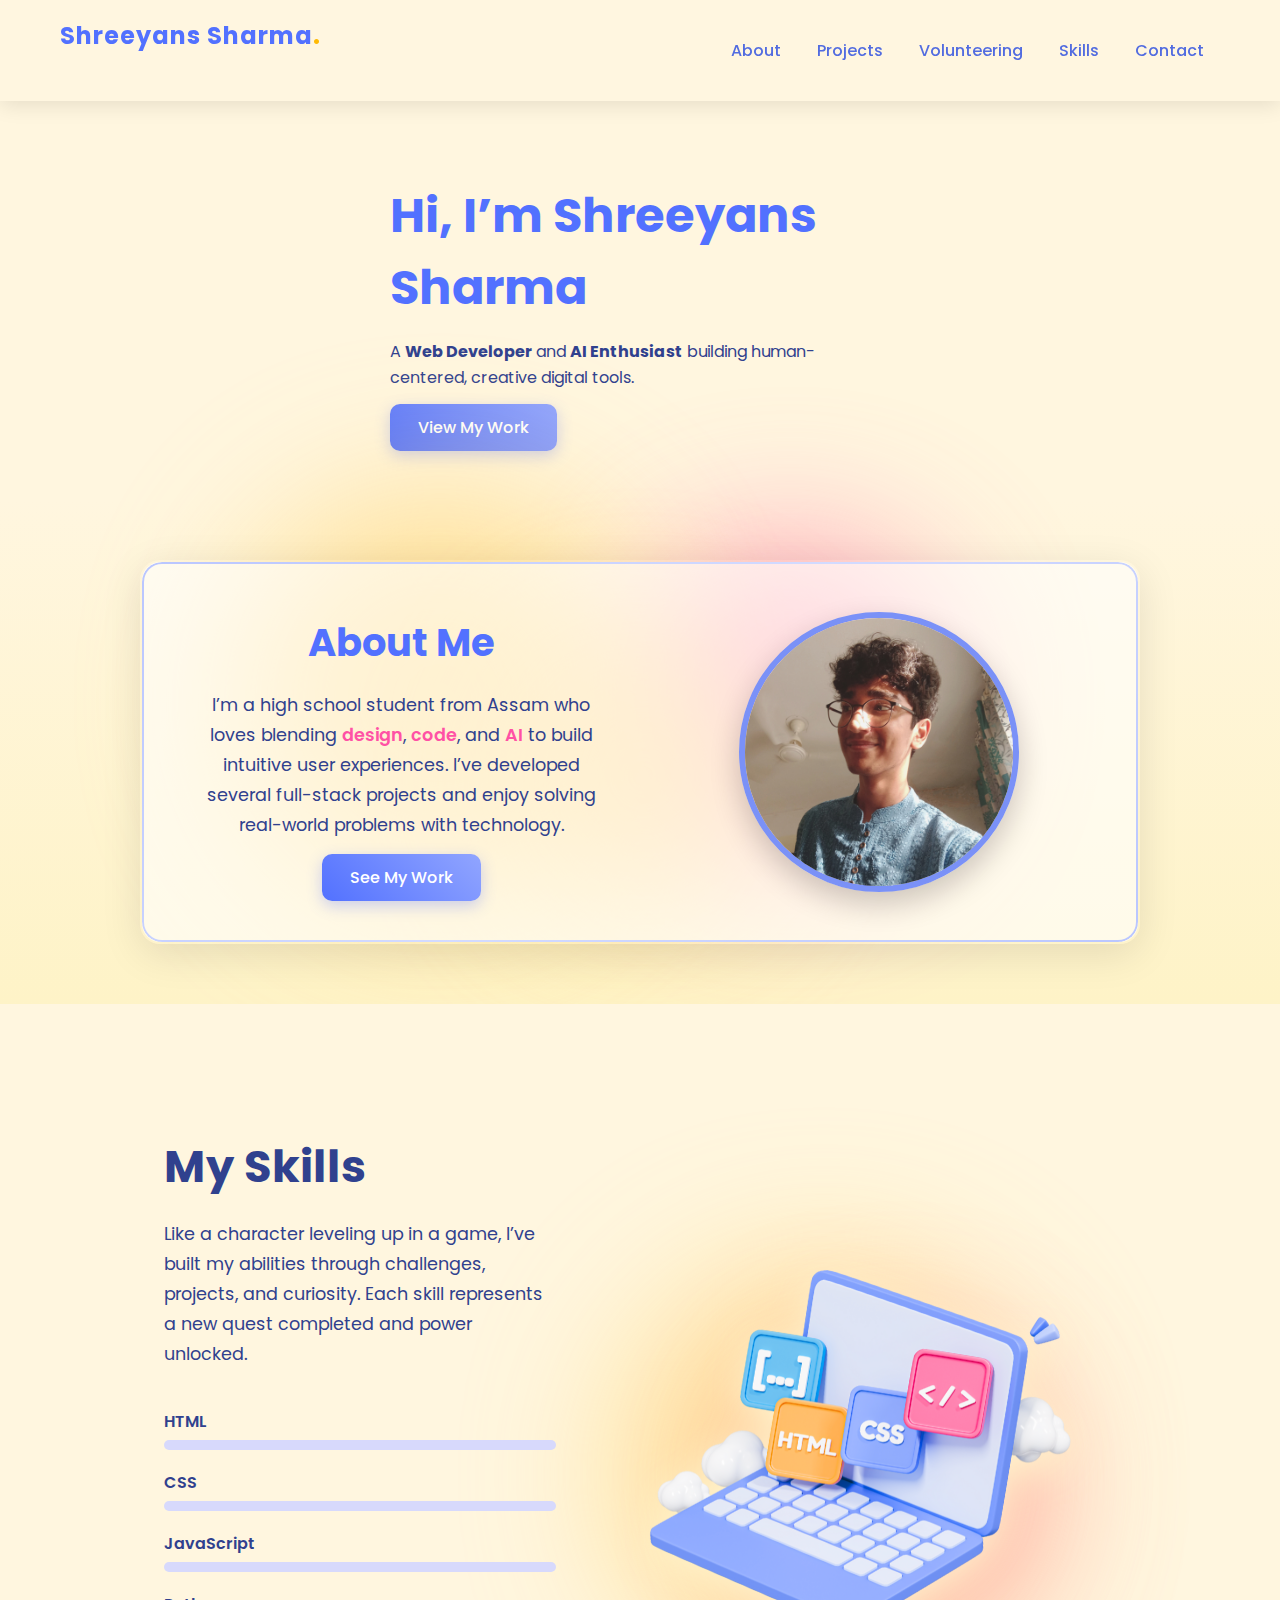
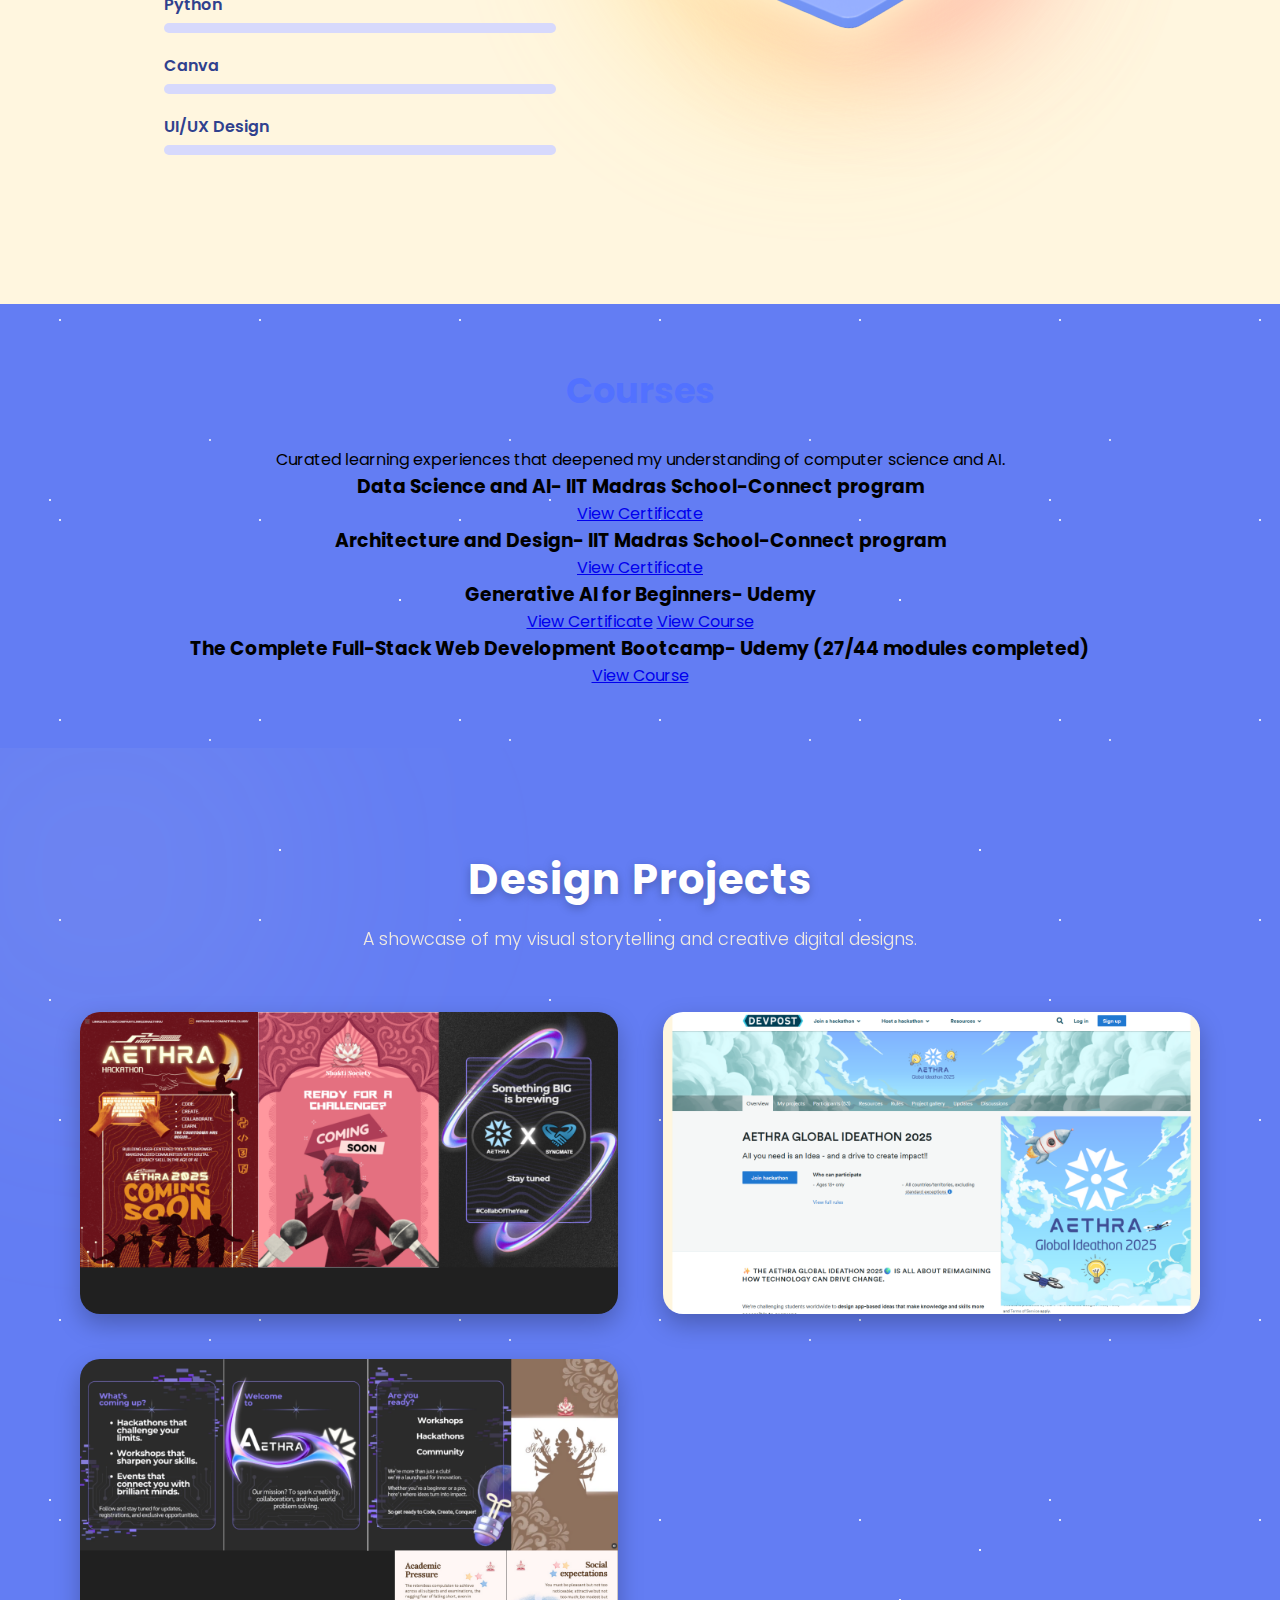
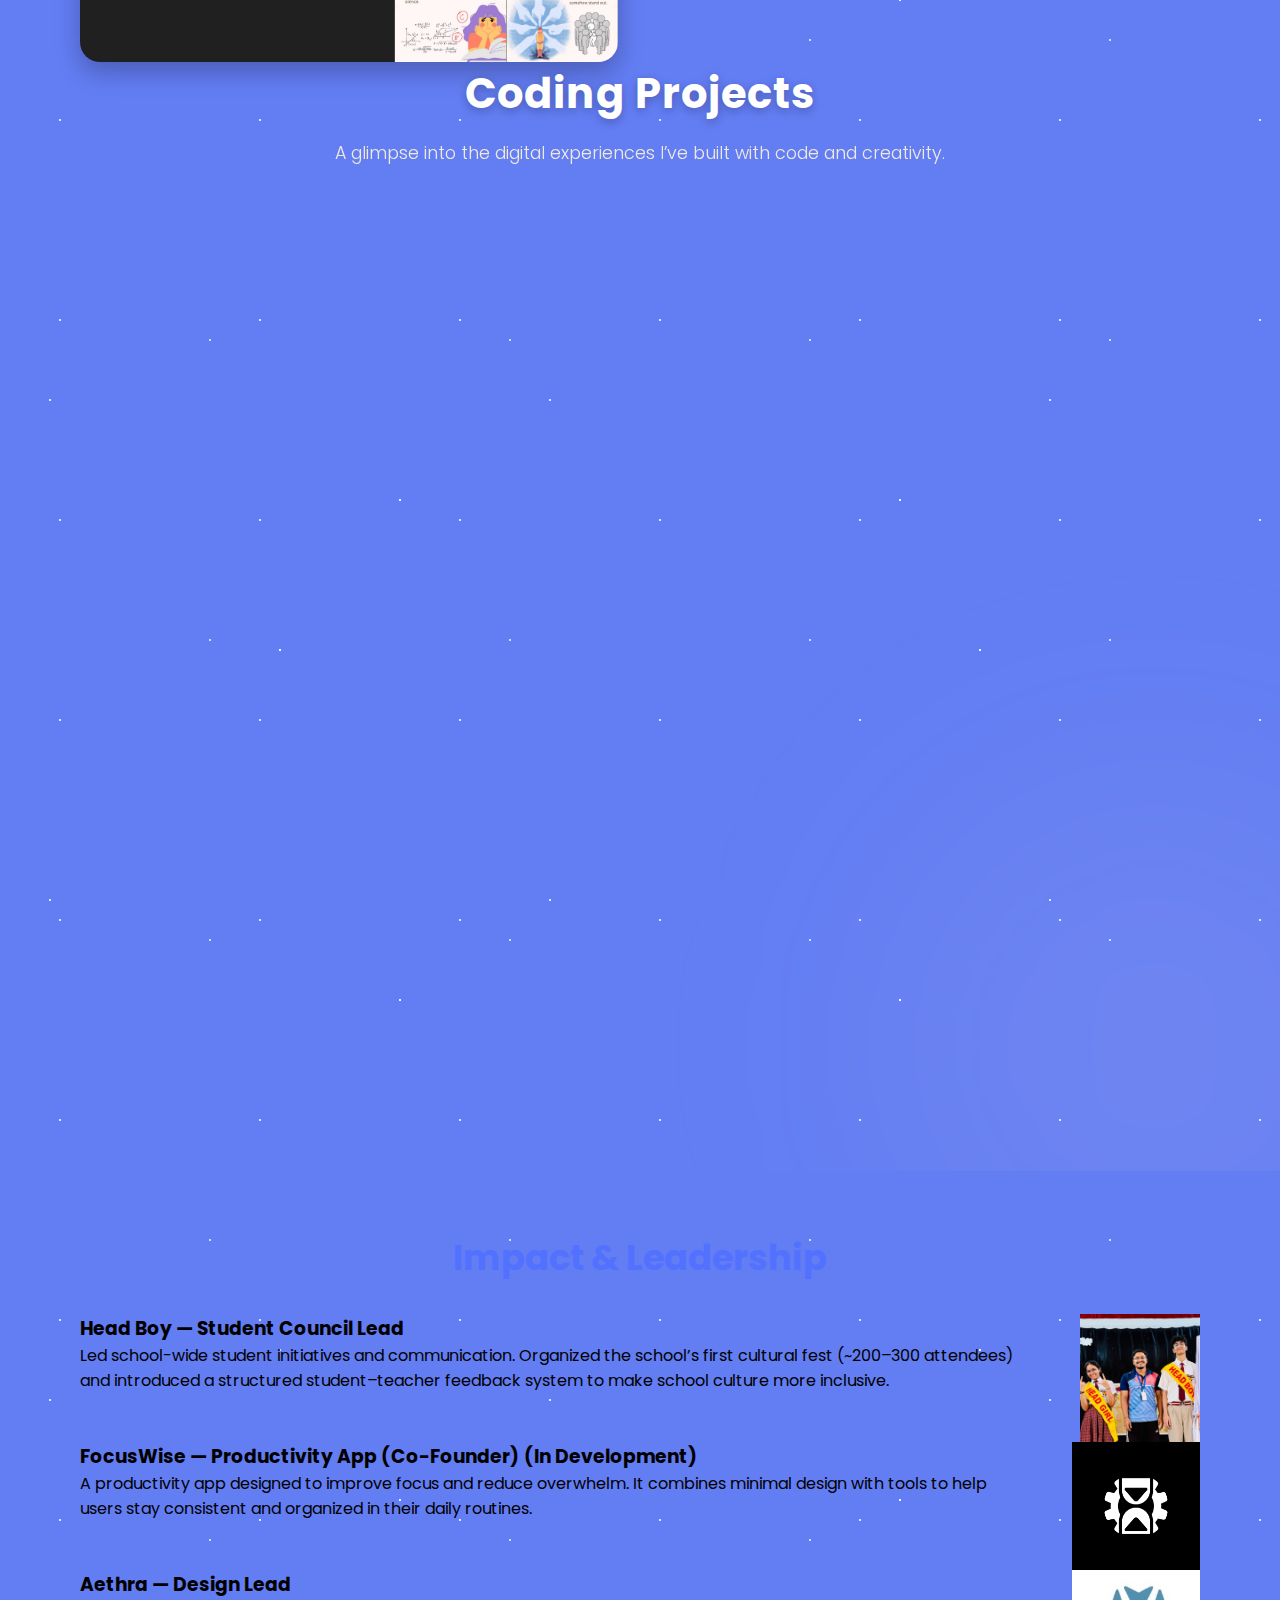
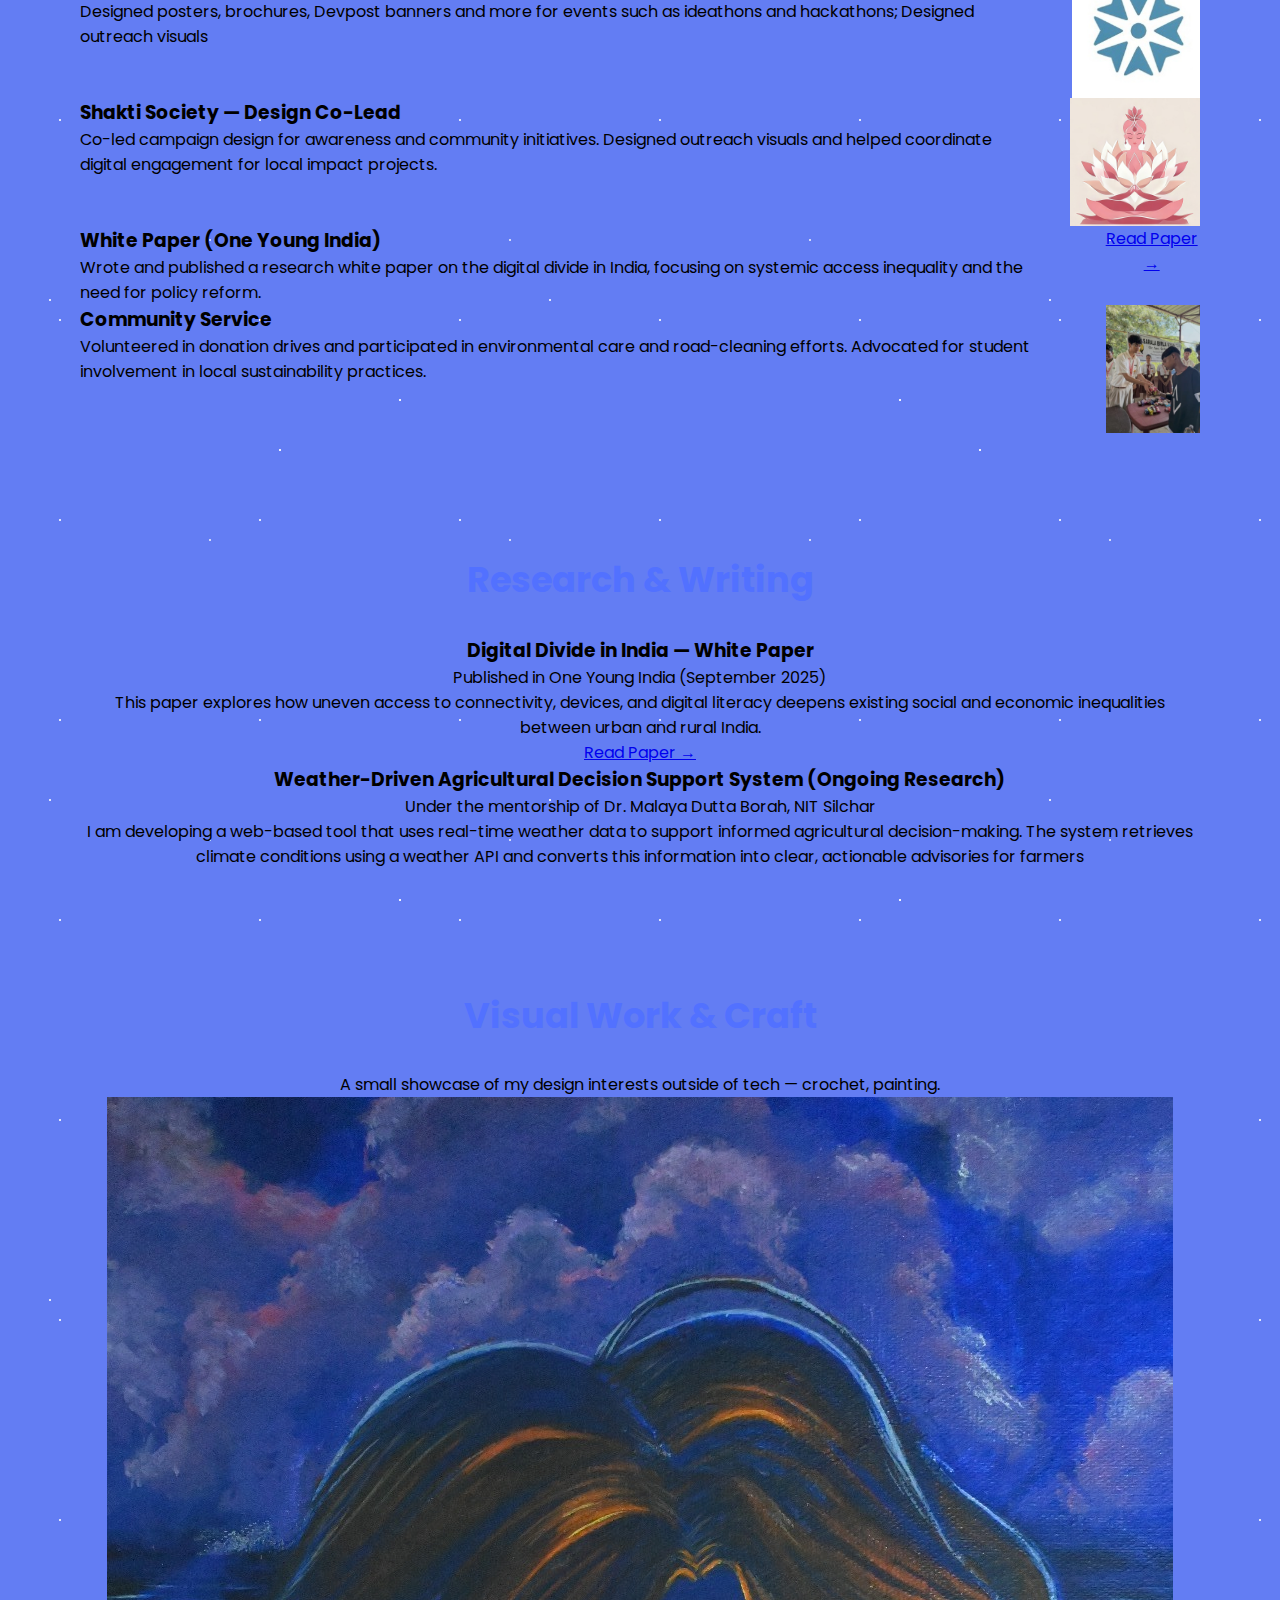
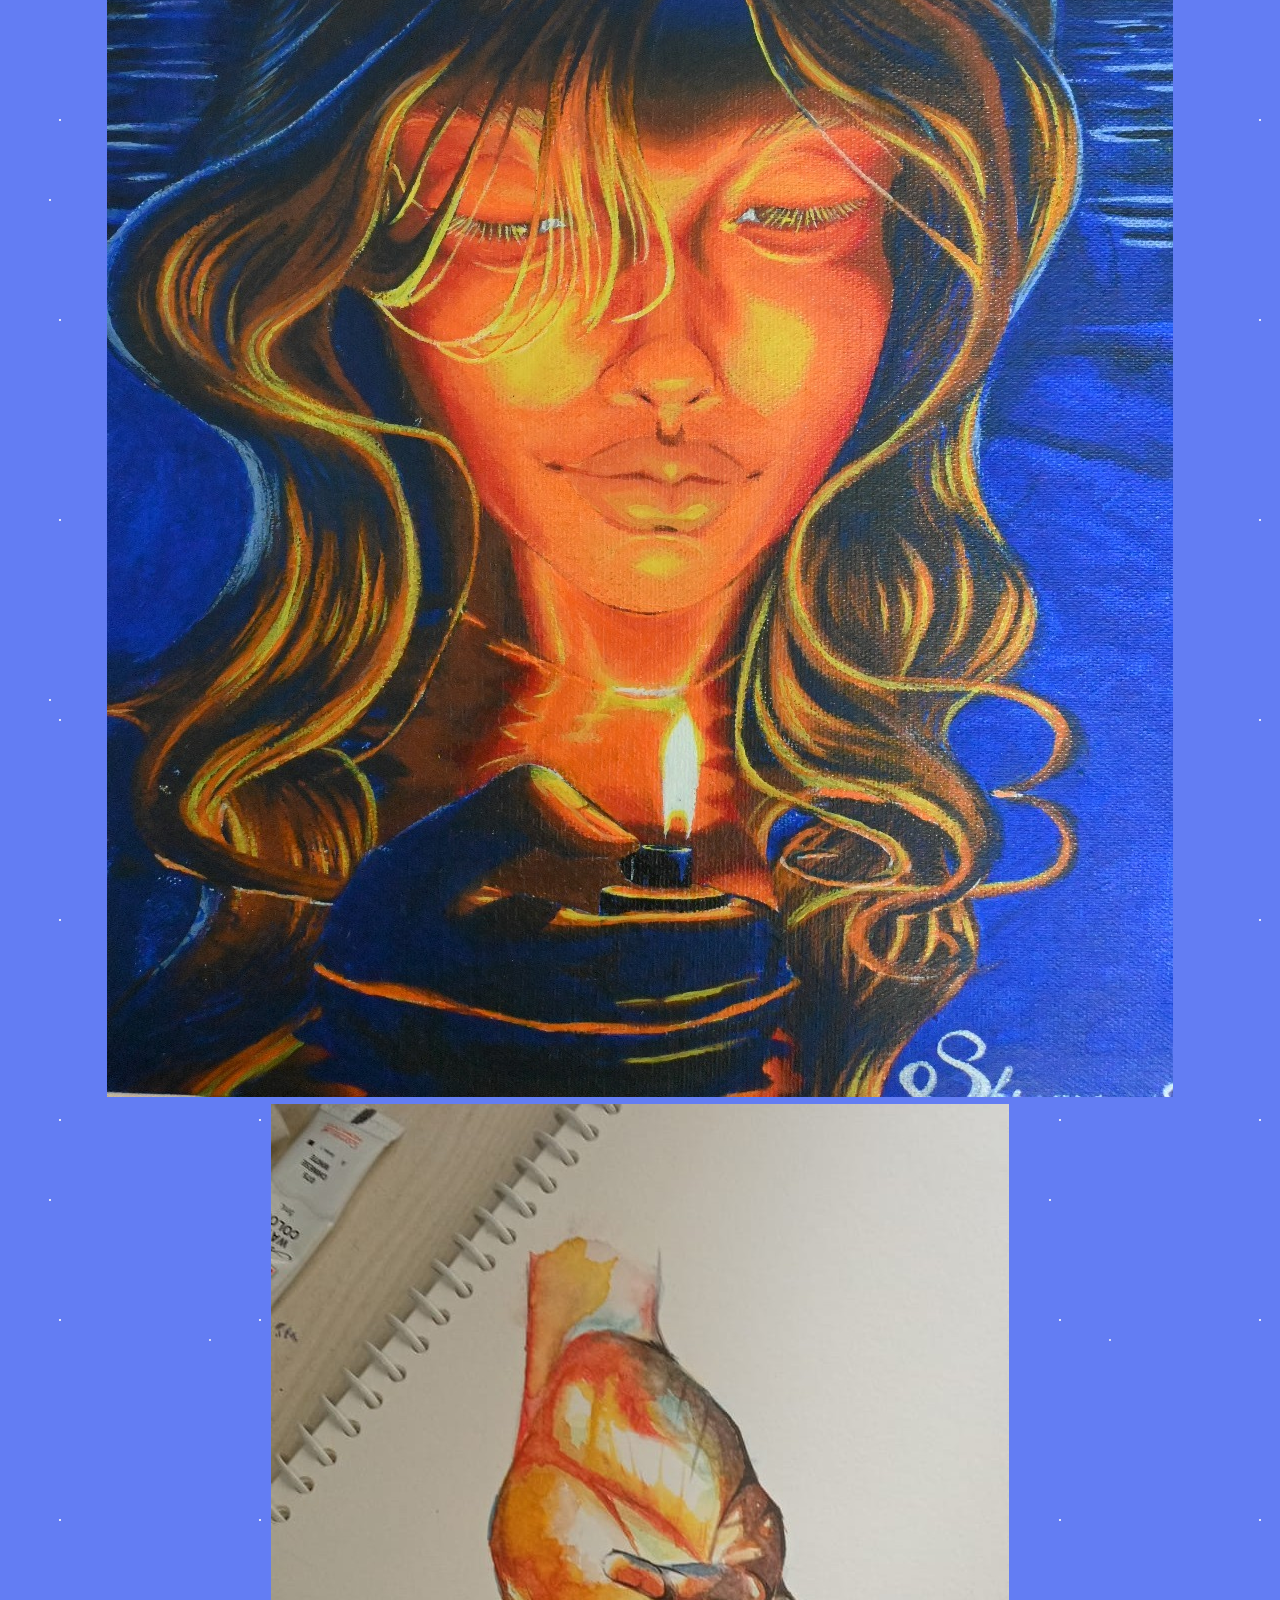
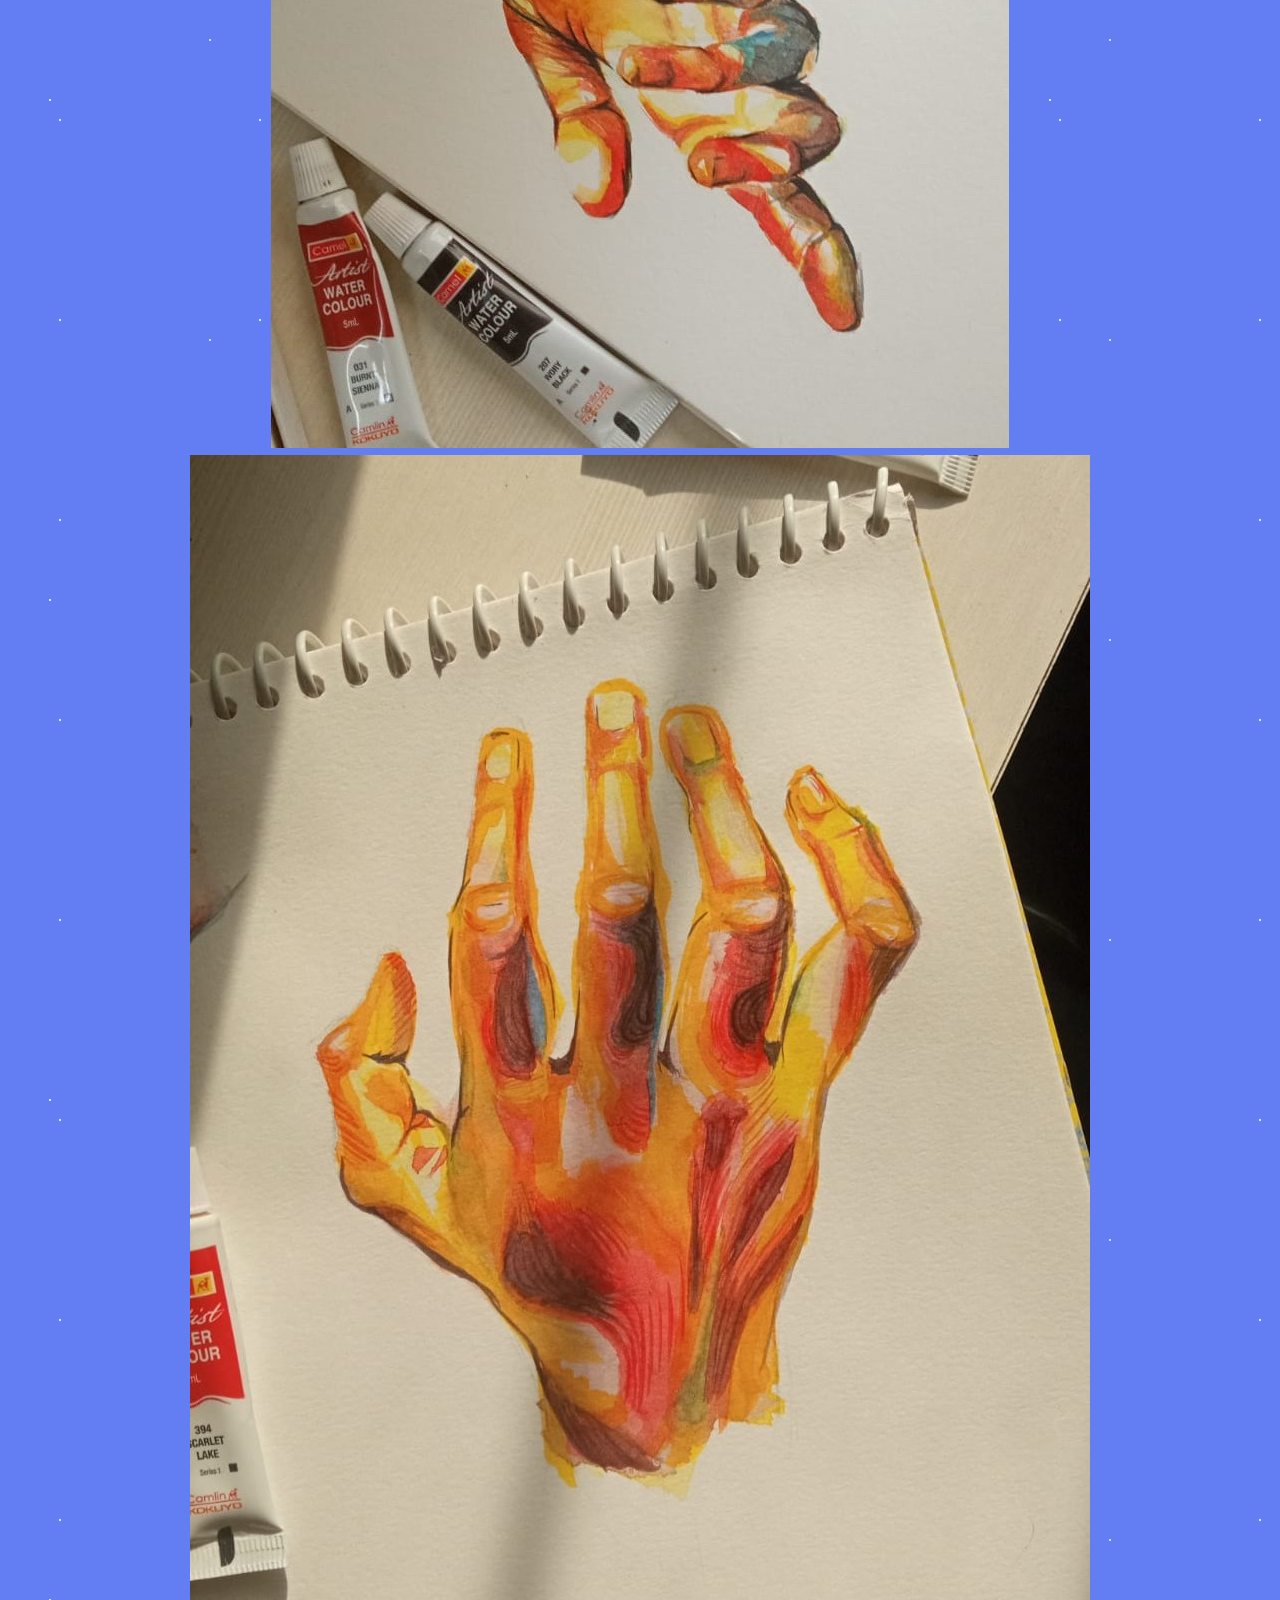
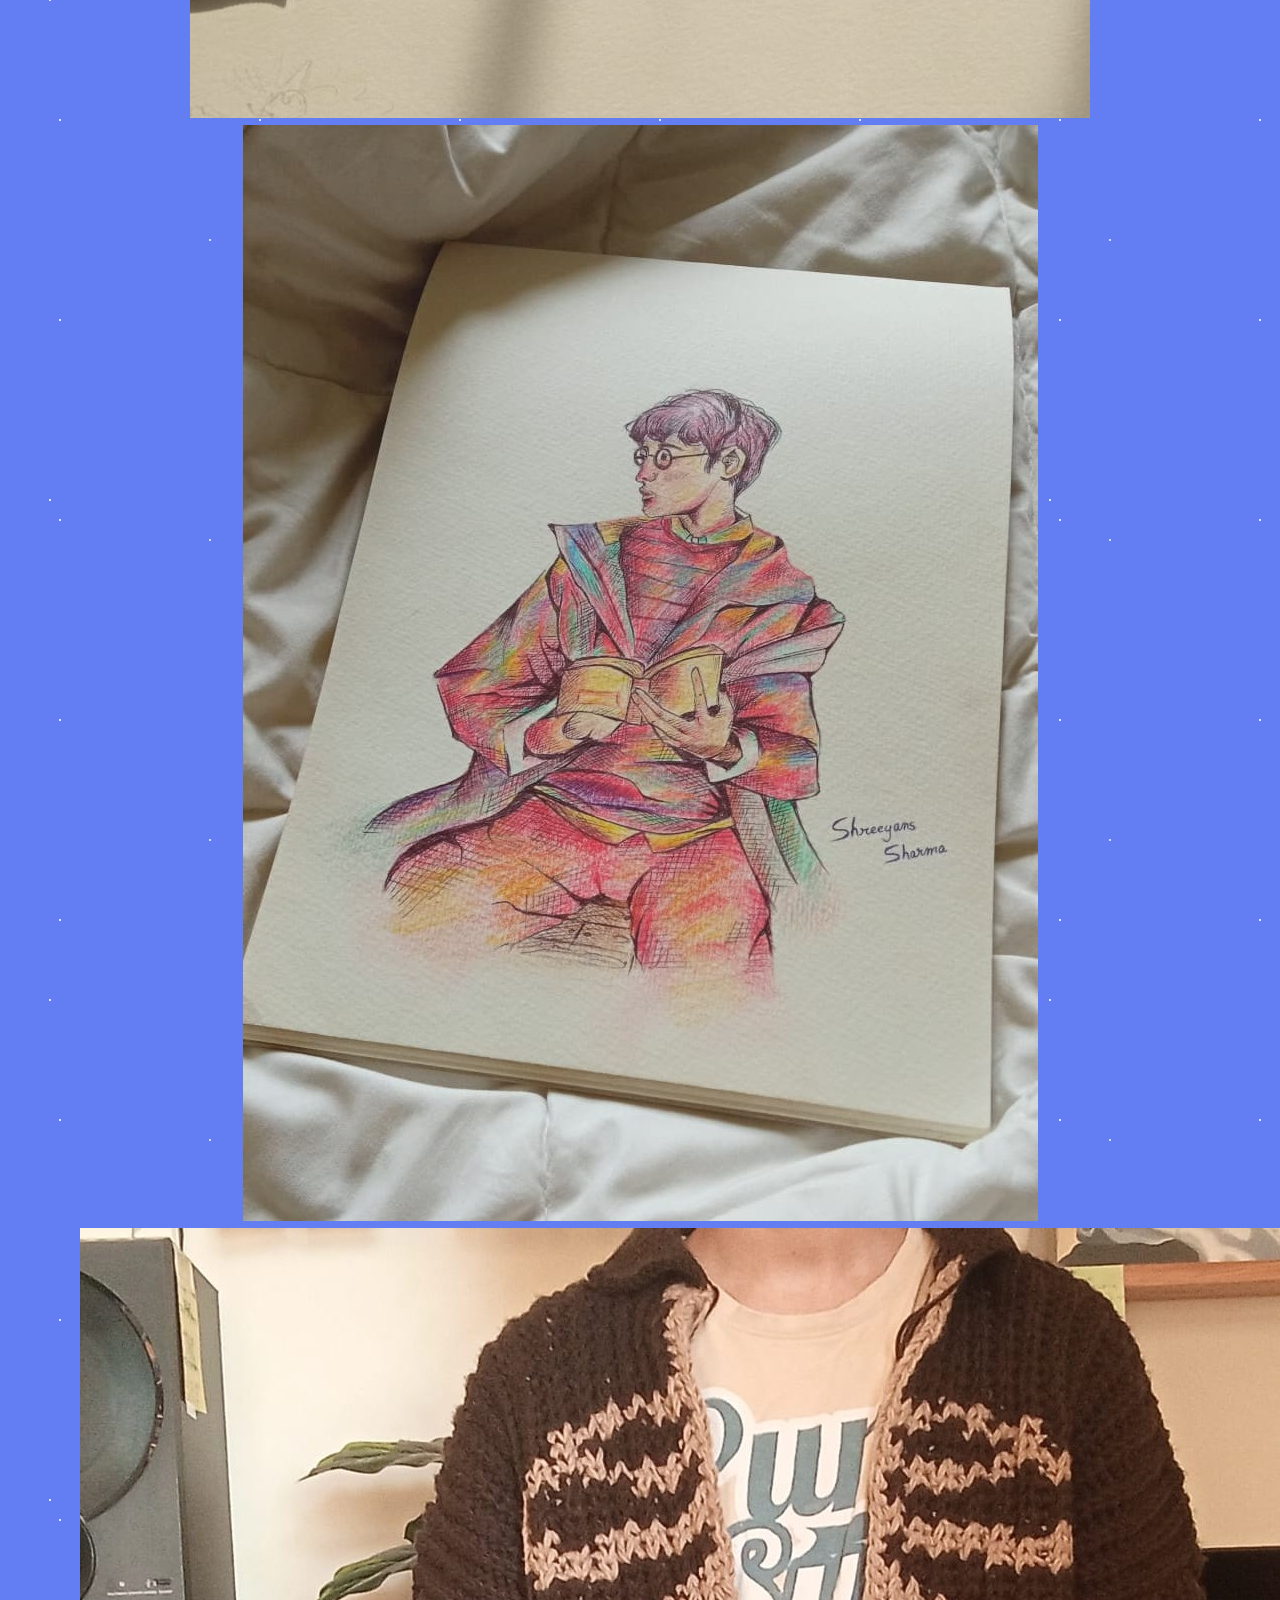
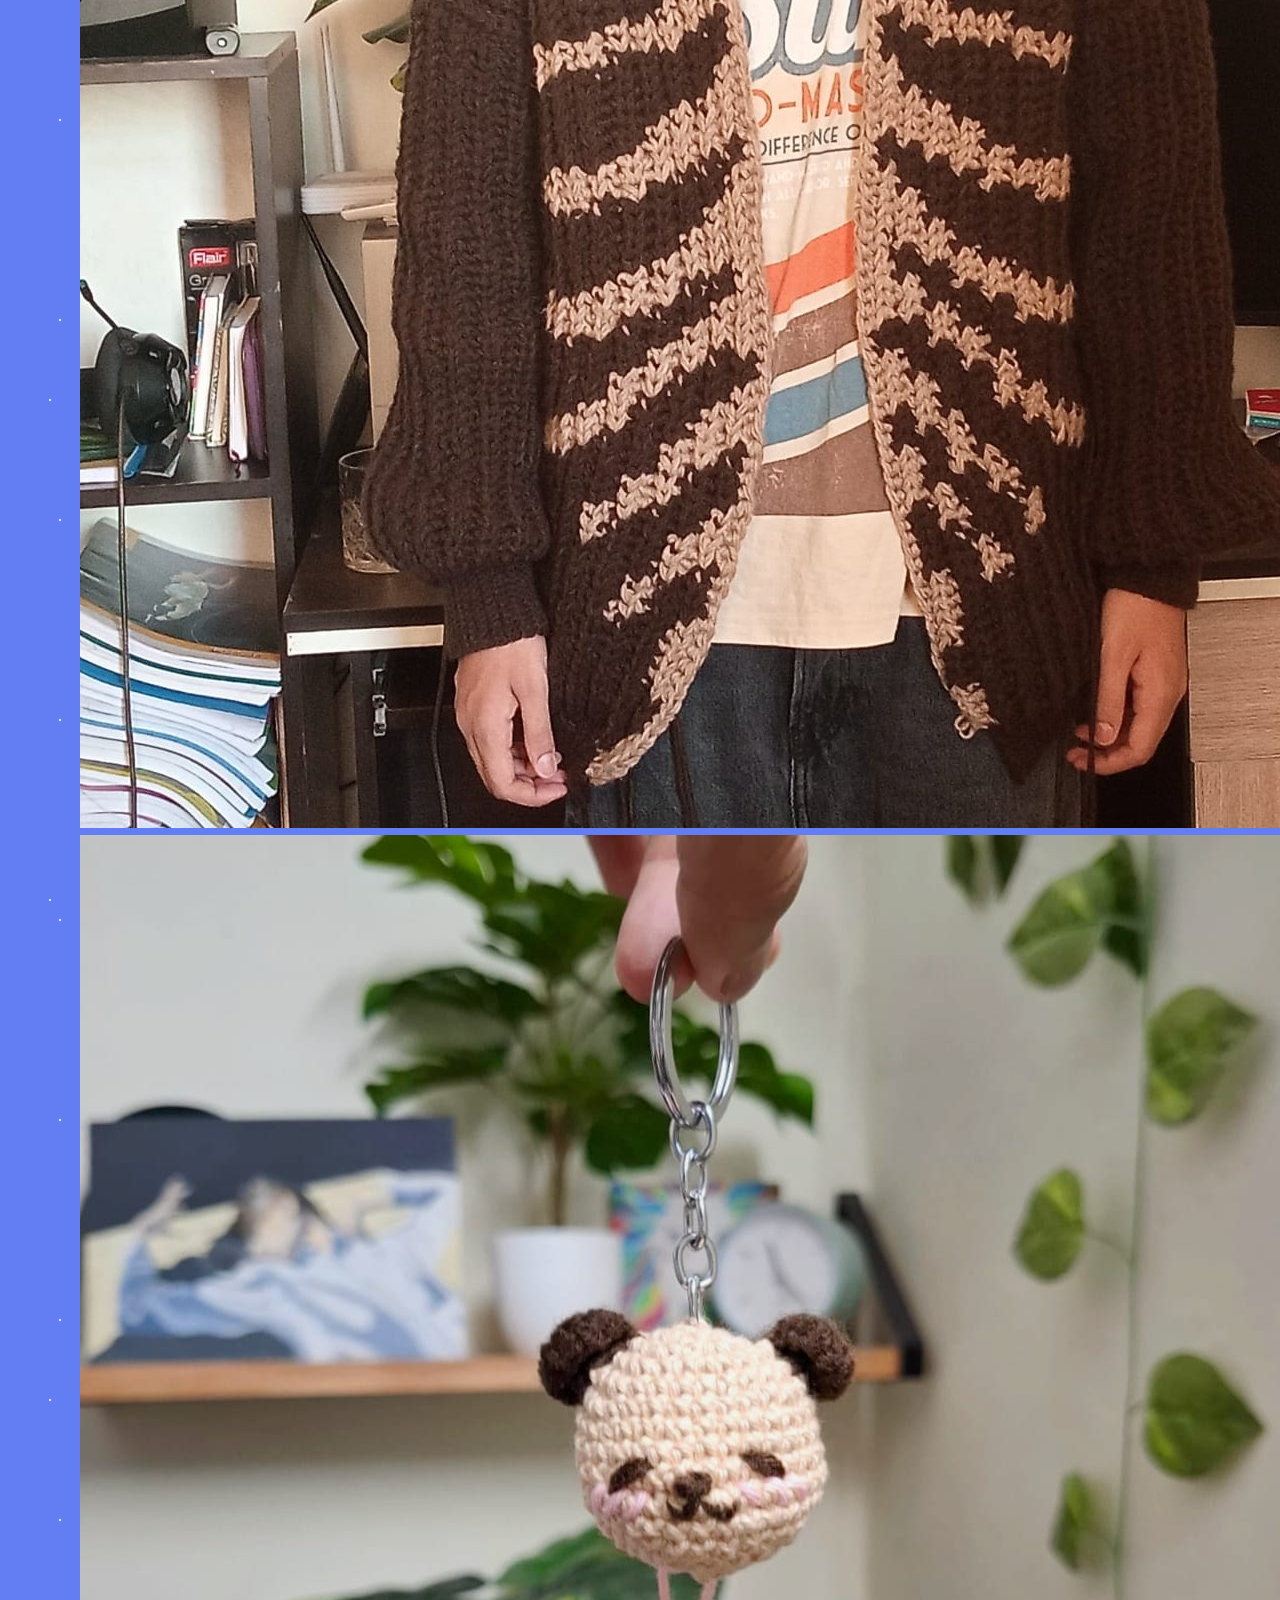
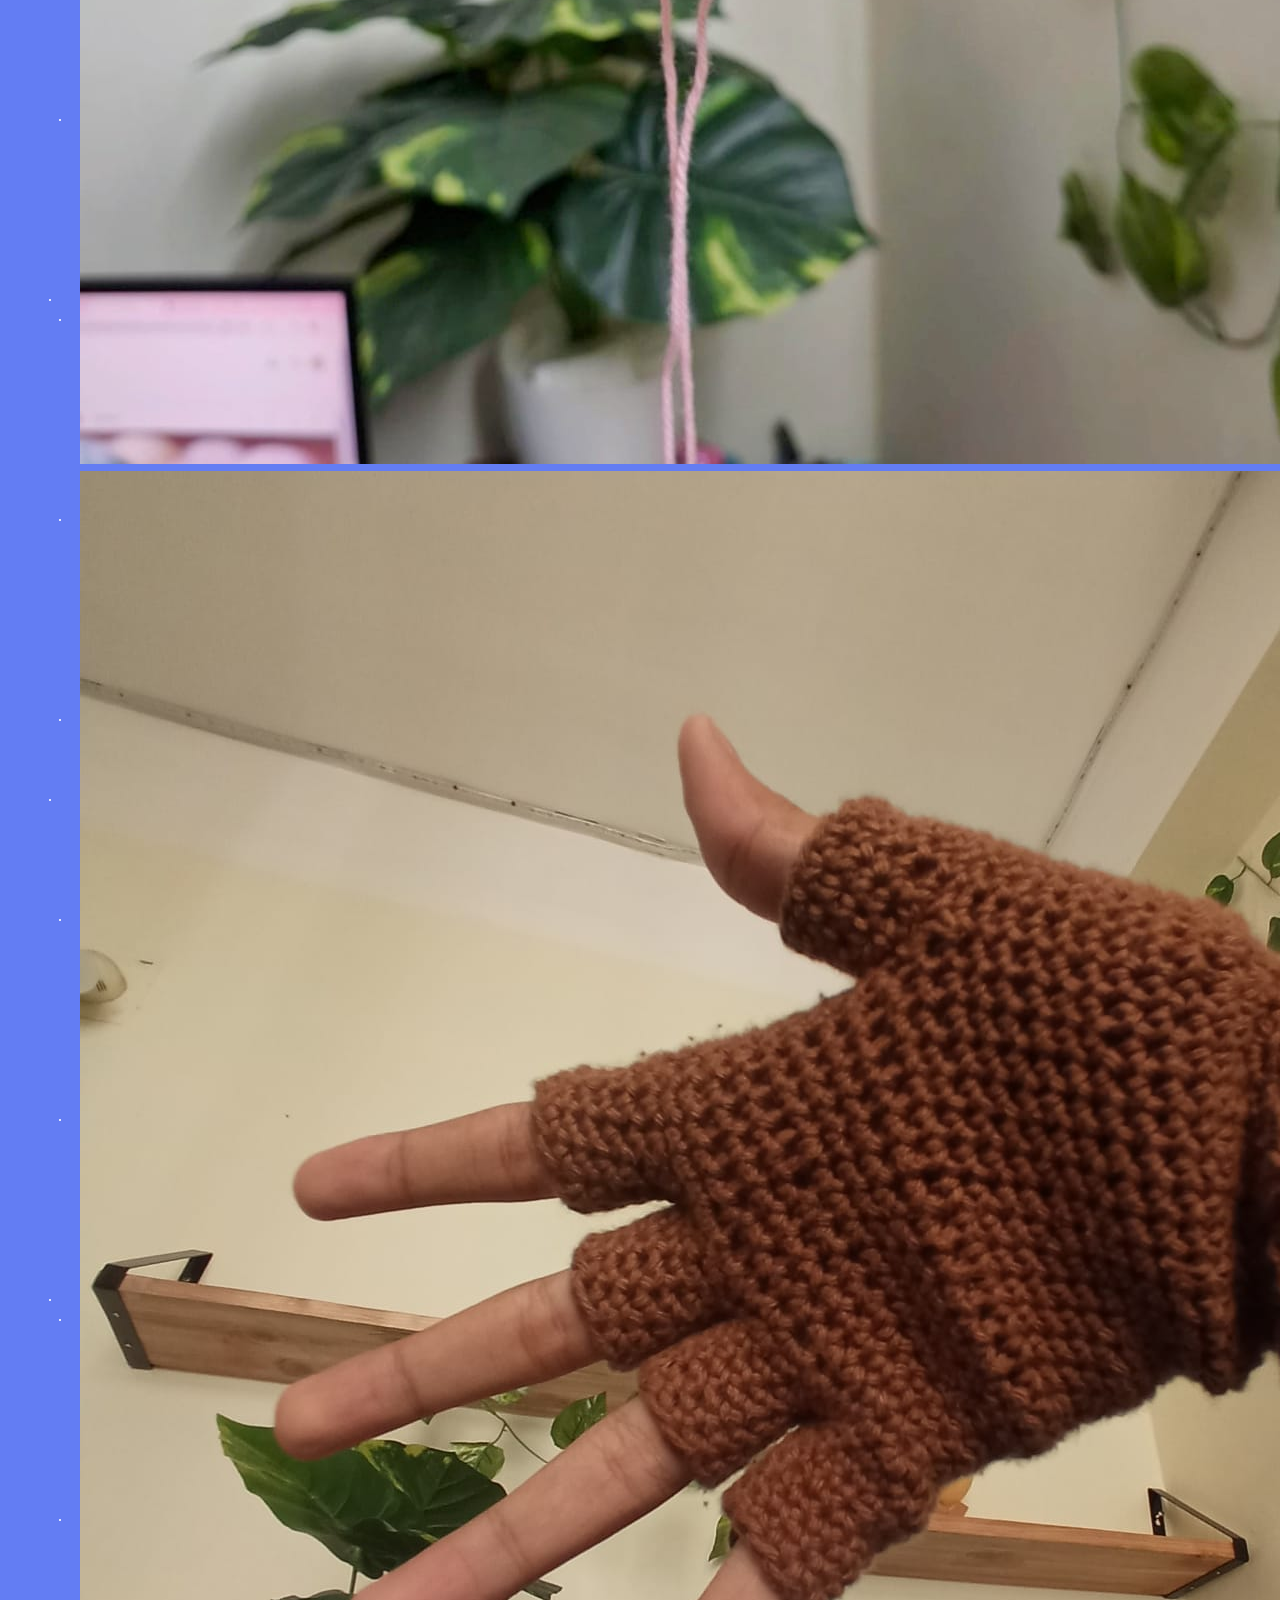
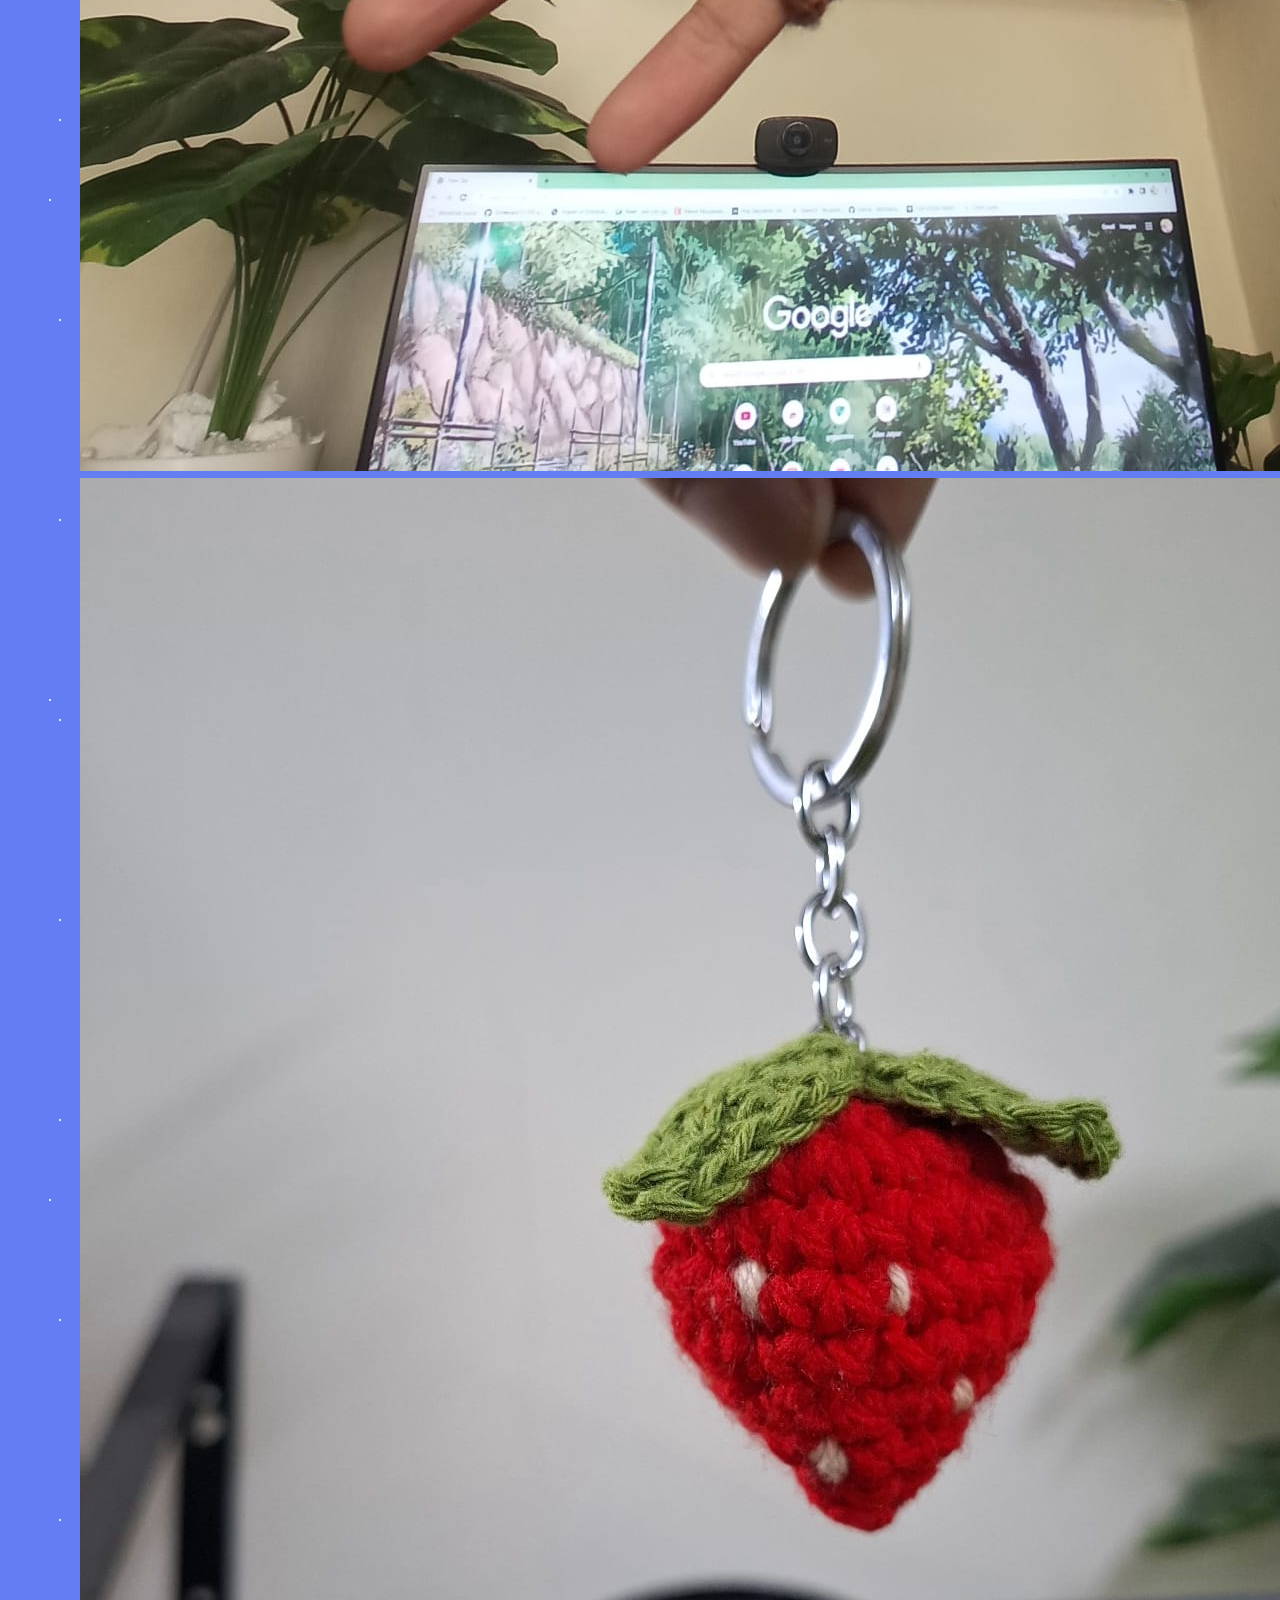
<file: index.html>
<!DOCTYPE html>
<html lang="en">
<head>
  <meta charset="UTF-8" />
  <meta name="viewport" content="width=device-width, initial-scale=1.0" />
  <title>Shreeyans Sharma | Portfolio</title>
  <link href="https://fonts.googleapis.com/css2?family=Poppins:wght@300;500;700&display=swap" rel="stylesheet" />
  <link rel="stylesheet" href="style.css" />
</head>
<body>

  <header class="navbar">
    <h2 class="logo">Shreeyans Sharma<span>.</span></h2>
    <nav>
        <a href="#about">About</a>
        <a href="#projects">Projects</a>
        <a href="#volunteering">Volunteering</a> <!-- New -->
        <a href="#skills">Skills</a>
        <a href="#contact">Contact</a>
    </nav>

  </header>
  
  <section id="about" class="hero">

    <div class="hero-content">
      <h1>Hi, I’m <span>Shreeyans Sharma</span></h1>
      <p>A <strong>Web Developer</strong> and <strong>AI Enthusiast</strong> building human-centered, creative digital tools.</p>
      <a href="#projects" class="btn">View My Work</a>
    </div>
  </section>

<section class="about">
    <div class="blob blob1"></div>
    <div class="blob blob2"></div>
    <div class="blob blob3"></div>
  <div class="about-container">
    <div class="about-text">
      <h2>About Me</h2>
      <p>
        I’m a high school student from Assam who loves blending <span>design</span>, <span>code</span>, 
        and <span>AI</span> to build intuitive user experiences. I’ve developed several full-stack projects 
        and enjoy solving real-world problems with technology.
      </p>
      <a href="#projects" class="btn about-btn">See My Work</a>
    </div>
    <div class="about-image">
      <img src="./images/me.jpg" alt="portait image of Shreeyans" />
    </div>
  </div>
</section>




<section id="skills" class="skills">
    <div class="blob blob2" style="top: 30%; right: 20%;"></div>
    <div class="blob blob3" style="top: 40%; right: 20%; background-color: #ff7daa;"></div>
  <div class="skills-content">
    <div class="skills-text">
      <h2>My Skills</h2>
      <p class="skills-intro">
        Like a character leveling up in a game, I’ve built my abilities through challenges, projects, and curiosity.  
        Each skill represents a new quest completed and power unlocked.
      </p>

      <div class="skill">
        <span>HTML</span>
        <div class="skill-bar"><div class="skill-level" data-skill="90%"></div></div>
      </div>
      <div class="skill">
        <span>CSS</span>
        <div class="skill-bar"><div class="skill-level" data-skill="85%"></div></div>
      </div>
      <div class="skill">
        <span>JavaScript</span>
        <div class="skill-bar"><div class="skill-level" data-skill="50%"></div></div>
      </div>
      <div class="skill">
        <span>Python</span>
        <div class="skill-bar"><div class="skill-level" data-skill="55%"></div></div>
      </div>
      <div class="skill">
        <span>Canva</span>
        <div class="skill-bar"><div class="skill-level" data-skill="90%"></div></div>
      </div>
      <div class="skill">
        <span>UI/UX Design</span>
        <div class="skill-bar"><div class="skill-level" data-skill="90%"></div></div>
      </div>
    </div>

    <div class="skills-image">
      <img src="./images/lappy.png" alt="floating laptop" />
    </div>
  </div>
</section>

<section id="courses" class="courses">
  <div class="course-box">
    <h2>Courses</h2>
  <p class="subtitle">Curated learning experiences that deepened my understanding of computer science and AI.</p>

        <div class="blobb blobb1"></div>
      <div class="blobb blobb2"></div>
      <div class="blobb blobb3"></div>
  <div class="courses-grid">
    <div class="course-card">
      <h3>Data Science and AI- IIT Madras School-Connect program</h3>
      <a href="./images/shreeyanssharma@gmail.com(1).jpg" target="_blank" class="course-btn">View Certificate</a>
    </div>

    <div class="course-card">
      <h3>Architecture and Design- IIT Madras School-Connect program</h3>
      <a href="./images/shreeyanssharma@gmail.com(2).jpg" target="_blank" class="course-btn">View Certificate</a>
    </div>

    <div class="course-card">
      <h3>Generative AI for Beginners- Udemy</h3>
      <a href="./images/genAIcert.jpg" target="_blank" class="course-btn">View Certificate</a>
      <a href="https://www.udemy.com/course/generative-ai-for-beginners-b/" target="_blank" class="course-btn">View Course</a>
    </div>

    <div class="course-card">
      <h3>The Complete Full-Stack Web Development Bootcamp- Udemy (27/44 modules completed)</h3>
      <a href="https://www.udemy.com/course/the-complete-web-development-bootcamp/" target="_blank" class="course-btn">View Course</a>
    </div>
  </div>
  </div>
  
</section>


<section id="projects" class="design-projects">
  <h2>Design Projects</h2>
  <p class="design-subtitle">A showcase of my visual storytelling and creative digital designs.</p>

  <div class="design-grid">
    <div class="design-card">
      <img src="./images/posters.png" alt="Poster Design" class="design-img">
      <div class="design-overlay">
        <h3>Poster Design</h3>
        <p>Vibrant posters crafted for social campaigns and digital events.</p>
      </div>
    </div>

    <div class="design-card">
      <img src="./images/devpost.png" alt="Brand Kit" class="design-img">
      <div class="design-overlay">
        <h3>Devpost Banners and Thumbnails</h3>
        <p>Banners and thumbnails created for events like ideathons, hackathons, gameathons and more</p>
      </div>
    </div>

    <div class="design-card">
      <img src="./images/posts.png" alt="UI Mockup" class="design-img">
      <div class="design-overlay">
        <h3>Social Media Posts</h3>
        <p>Designed several social media posts for pages of orgs.</p>
      </div>
    </div>
  </div>

  <div class="coding-projects">
    <h2>Coding Projects</h2>
    <p class="design-subtitle">A glimpse into the digital experiences I’ve built with code and creativity.</p>

    <div class="design-grid">
    <div class="project-card">
      <img src="./images/untitleddesign(8).png" alt="Task Manager" />
      <h3>Task Manager (In Development)</h3>
      <p>A website that helps users manage daily tasks and focus better.</p>
      <a href="./todolist/" target="_blank" class="project-btn">View Project</a>
    </div>

    <div class="project-card">
      <h3>Simon Memory Game</h3>
      <p>A web-based recreation of the classic Simon game, built with JavaScript. Designed to sharpen pattern recognition through dynamic color and sound sequences that increase in complexity.</p>
      <a href="./Simon Game Challenge Starting Files/" target="_blank" class="project-btn">View Project</a>
    </div>

    <div class="project-card">
      <img src="./images/untitleddesign(7).png" alt="Drumset Website" />
      <h3>Drumset Website</h3>
      <p>An interactive drum kit you can play with your keyboard or mouse!</p>
      <a href="./Drum Kit Starting Files/" target="_blank" class="project-btn">View Project</a>
    </div>

    <div class="project-card">
      <h3>Flipping Granny</h3>
      <p>A fun lil endless running game.</p>
      <a href="https://studio.code.org/projects/gamelab/KwZ4GOvW24KuqQdl6KDIQ5tIraxFZT8hbX0TA5cVRls/edit" target="_blank" class="project-btn">View Project</a>
    </div>
    </div>
  </div>
  
  
</section>

<section id="impact" class="impact-section">
  <div class="course-box">
    <div class="blobb blobb1" style="opacity: 1;"></div>
    <div class="blobb blobb2" style="opacity: 1;"></div>
    <div class="blobb blobb3" style="opacity: 1;"></div>
    <h2 class="section-title">Impact & Leadership</h2>

    <div class="impact-grid">

    <div class="impact-card" style="display: flex; flex-direction: row; gap: 50px;">
      <div style="text-align: left;">
        <h3>Head Boy — Student Council Lead</h3>
        <p>Led school-wide student initiatives and communication. Organized the school’s first cultural fest (~200–300 attendees) and introduced a structured student–teacher feedback system to make school culture more inclusive.</p>
      </div>
      <img src="./images/headboy.jpg" style="height: 10vw;" alt="">
    </div>
    
    <div class="impact-card" style="display: flex; flex-direction: row; gap: 50px;">
      <div style="text-align: left;">
        <h3>FocusWise — Productivity App (Co-Founder) (In Development)</h3>
        <p>A productivity app designed to improve focus and reduce overwhelm. It combines minimal design with tools to help users stay consistent and organized in their daily routines.</p>
      </div>
      <img src="./images/focusWise.png" style="height: 10vw;" alt="">
    </div>

    <div class="impact-card" style="display: flex; flex-direction: row; gap: 50px;">
      <div style="text-align: left;">
        <h3>Aethra — Design Lead</h3>
        <p>Designed posters, brochures, Devpost banners and more for events such as ideathons and hackathons; Designed outreach visuals</p>
      </div>
      <img src="./images/linkedinaethra_logo.jpeg" style="height: 10vw;" alt="">
    </div>

    <div class="impact-card" style="display: flex; flex-direction: row; gap: 50px;">
      <div style="text-align: left;">
        <h3>Shakti Society — Design Co-Lead</h3>
        <p>Co-led campaign design for awareness and community initiatives. Designed outreach visuals and helped coordinate digital engagement for local impact projects.</p>
      </div>
      <img src="./images/shakti-logo.jpg" style="height: 10vw;" alt="">
    </div>

    <div class="impact-card" style="display: flex; flex-direction: row; gap: 50px;">
      <div style="text-align: left;">
        <h3>White Paper (One Young India)</h3>
        <p>Wrote and published a research white paper on the digital divide in India, focusing on systemic access inequality and the need for policy reform.</p>
      </div>
      <a href="https://www.oneyoungindia.com/white-papers/a-critical-look-at-india's-digital-divide/shreeyans-sharma" class="research-link">Read Paper →</a>
    </div>

    <div class="impact-card" style="display: flex; flex-direction: row; gap: 50px;">
      <div style="text-align: left;">
        <h3>Community Service</h3>
        <p>Volunteered in donation drives and participated in environmental care and road-cleaning efforts. Advocated for student involvement in local sustainability practices.</p>
      </div>
      <img src="./images/donation.jpg" style="height: 10vw;" alt="">
    </div>
  </div>
  </div>
  
</section>

<section id="research" class="research-section">
  <h2 class="section-title">Research & Writing</h2>

  <div class="research-wrapper">

    <div class="research-card">
      <h3>Digital Divide in India — White Paper</h3>
      <p class="research-sub">Published in One Young India (September 2025)</p>

      <p class="research-desc">
        This paper explores how uneven access to connectivity, devices, and digital literacy deepens existing social and economic inequalities between urban and rural India.
      </p>

      <a href="https://www.oneyoungindia.com/white-papers/a-critical-look-at-india's-digital-divide/shreeyans-sharma" class="research-link">Read Paper →</a>
    </div>

    <div class="research-card">
      <h3>Weather-Driven Agricultural Decision Support System (Ongoing Research)</h3>
      <p class="research-sub">Under the mentorship of Dr. Malaya Dutta Borah, NIT Silchar</p>

      <p class="research-desc">
        I am developing a web-based tool that uses real-time weather data to support informed agricultural decision-making. The system retrieves climate conditions using a weather API and converts this information into clear, actionable advisories for farmers
      </p>

    </div>

  </div>
</section>

<section id="gallery" class="gallery-section">
  <h2 class="section-title">Visual Work & Craft</h2>

  <p class="gallery-intro">
    A small showcase of my design interests outside of tech — crochet, painting.
  </p>

  <div class="course-box">
    <div class="gallery-grid">

    <!-- Example items — replace image paths with your own -->
    <div class="gallery-item">
      <img src="images/lightinthedark.jpg" alt="">
    </div>

    <div class="gallery-item">
      <img src="images/hand2.jpg" alt="">
    </div>

    <div class="gallery-item">
      <img src="images/hand1.jpg" alt="">
    </div>

    <div class="gallery-item">
      <img src="images/boy3.jpg" alt="">
    </div>

    <div class="gallery-item">
      <img src="images/cardigan2.jpg" alt="">
    </div>

    <div class="gallery-item">
      <img src="images/keychain2.jpg" alt="">
    </div>

    <div class="gallery-item">
      <img src="images/gloves1.jpg" alt="">
    </div>

    <div class="gallery-item">
      <img src="images/keychain3.jpg" alt="">
    </div>

    <div class="gallery-item">
      <img src="images/keychain1.jpg" alt="">
    </div>

    <div class="gallery-item">
      <img src="images/keychain5.jpg" alt="">
    </div>

    <div class="gallery-item">
      <img src="images/bag2.jpg" alt="">
    </div>

         <div class="gallery-item">
      <img src="images/vest2.jpg" alt="">
    </div>

    <div class="gallery-item">
      <img src="images/boy1.jpg" alt="">
    </div>

    <div class="gallery-item">
      <img src="images/keychain4.jpg" alt="">
    </div>

    <div class="gallery-item">
      <img src="images/sketch2.jpg" alt="">
    </div>

    </div>
  </div>

</section>



  <section id="volunteering" class="volunteering">
  <h2>Volunteering</h2>
  <div class="volunteer-grid">

    <div class="volunteer-card">
      <h3>Shakti Society — Design Co-Lead</h3>
      <p>Co-led design initiatives to empower women through creative projects, posts, posters and online events</p>
      <a href="https://www.linkedin.com/company/shakti-society/posts/?feedView=all" target="_blank" class="volunteer-btn">Learn More</a>
    </div>

    <div class="volunteer-card">
      <h3>Aethra — Design Lead</h3>
      <p>Led design team; designed devpost banners, thumbnails, brochures, and posters for events like ideathons and hackathons for high school students accross the globe.</p>
      <a href="https://www.linkedin.com/company/linkedinaethra/posts/?feedView=all" target="_blank" class="volunteer-btn">Learn More</a>
    </div>

    <div class="volunteer-card">
      <h3>Donation Drive</h3>
      <p>Volunteered in Donation drives in Grade 10 and 12 and conducted a session on Sustainable Development at an orphanage</p>
      <a href="https://locallibrary.example.com" target="_blank" class="volunteer-btn">Learn More</a>
    </div>

    <div class="volunteer-card">
      <h3>Cleanliness Drive</h3>
      <p>volunteered to clean the roads around the city to promote "Swachh Bharat Abhiyan"</p>
      <a href="https://locallibrary.example.com" target="_blank" class="volunteer-btn">Learn More</a>
    </div>

  </div>
</section>


  <section id="contact" class="contact">
    <h2>Let’s Connect</h2>
    <p>Contact- +91 70863 85832</p>
    <p>shreeyanssharma@gmail.com</p>
  </section>

  <footer>
    <p>© 2025 Shreeyans Sharma</p>
  </footer>

  <script src="script.js"></script>
</body>
</html>
</file>
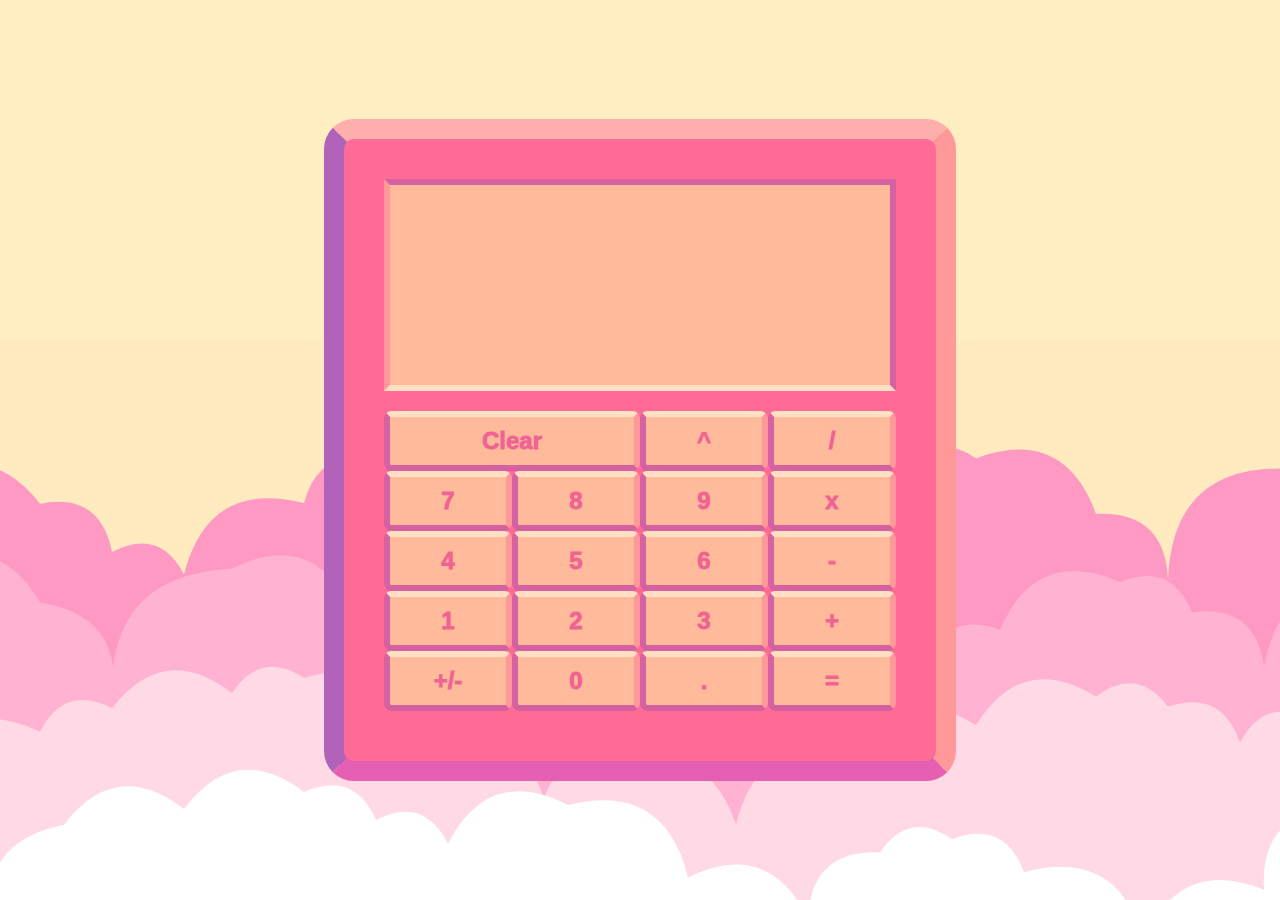
<file: calculator/index.html>
<!DOCTYPE html>
<html lang="en">
<head>
    <meta charset="UTF-8">
    <meta name="viewport" content="width=device-width, initial-scale=1.0">
    <title>Document</title>
    <link rel="stylesheet" href="./style.css">
</head>
<body>

    <svg style="position: fixed; z-index:-1; bottom:0px; min-width:100%" xmlns="http://www.w3.org/2000/svg" version="1.1" xmlns:xlink="http://www.w3.org/1999/xlink" xmlns:svgjs="http://svgjs.dev/svgjs" width="1440" height="560" preserveAspectRatio="none" viewBox="0 0 1440 560">
        <g mask="url(&quot;#SvgjsMask1148&quot;)" fill="none">
            <rect width="1440" height="560" x="0" y="0" fill="rgba(255, 235, 191, 1)"></rect>
            <path d="M1560 560L0 560 L0 148.09Q67.8 95.89, 120 163.7Q180.17 151.87, 192 212.04Q239.2 187.24, 264 234.44Q288.34 138.78, 384 163.12Q398.95 106.07, 456 121.02Q499.51 92.53, 528 136.04Q578.97 115.01, 600 165.98Q651.75 145.74, 672 197.49Q710.12 115.61, 792 153.72Q860.66 102.38, 912 171.04Q928.59 115.63, 984 132.22Q1012.98 89.19, 1056 118.17Q1143.88 86.04, 1176 173.92Q1244.65 170.57, 1248 239.23Q1252.72 123.95, 1368 128.67Q1435.97 124.64, 1440 192.62Q1494.32 126.94, 1560 181.25z" fill="rgba(253, 153, 195, 1)"></path>
            <path d="M1464 560L0 560 L0 230.66Q75.92 186.58, 120 262.51Q205.64 276.15, 192 361.8Q185.37 235.17, 312 228.54Q392.03 188.57, 432 268.61Q537.26 253.87, 552 359.13Q562.89 298.02, 624 308.91Q651.52 216.43, 744 243.95Q770.91 198.86, 816 225.77Q868.41 206.18, 888 258.59Q980.18 230.76, 1008 322.94Q1027.42 270.37, 1080 289.79Q1116.08 205.87, 1200 241.94Q1251.19 221.13, 1272 272.32Q1335.29 263.61, 1344 326.89Q1362.43 225.32, 1464 243.76z" fill="rgba(255, 178, 210, 1)"></path>
            <path d="M1464 560L0 560 L0 433.21Q39.26 352.47, 120 391.72Q144.29 344.01, 192 368.3Q244.43 300.73, 312 353.16Q340.32 309.49, 384 337.81Q477.13 310.94, 504 404.06Q590.61 370.67, 624 457.28Q644.42 405.7, 696 426.12Q785.09 395.21, 816 484.3Q840.18 388.48, 936 412.65Q982.26 338.91, 1056 385.17Q1101.67 310.84, 1176 356.51Q1217.02 325.53, 1248 366.56Q1302.14 348.71, 1320 402.85Q1344.46 355.31, 1392 379.77Q1433.5 349.27, 1464 390.77z" fill="rgba(255, 217, 229, 1)"></path>
            <path d="M1536 560L0 560 L0 458.46Q103.34 489.8, 72 593.15Q53.75 502.9, 144 484.65Q196.19 416.84, 264 469.03Q315.43 400.46, 384 451.89Q434.01 429.9, 456 479.92Q503.75 455.68, 528 503.43Q568.8 424.23, 648 465.02Q744.18 441.2, 768 537.39Q848.64 498.03, 888 578.68Q890.87 509.54, 960 512.41Q989.32 469.73, 1032 499.04Q1084.57 479.61, 1104 532.18Q1198.7 506.88, 1224 601.57Q1258.02 515.59, 1344 549.6Q1339.21 472.81, 1416 468.03Q1510.27 442.29, 1536 536.56z" fill="rgba(255, 255, 255, 1)"></path>
        </g>
        <defs>
            <mask id="SvgjsMask1148">
                <rect width="1440" height="560" fill="#ffffff"></rect>
            </mask>
        </defs>
    </svg>

    <div class="calculator">
        <div class="viewmode">
            <div class="output">
                <p id="display"></p>
            </div>
    
            <div class="keypad">
                <div class="container row1">
                    <button style="width: 50%;" onclick="clearDisplay()" class="button C">
                        Clear
                    </button>
                    <button style="width: 25%;" onclick="appendToDisplay('**')" class="button ^">
                        ^
                    </button>
                    <button style="width: 25%;" onclick="appendToDisplay('/')" class="button /">
                        /
                    </button>
                </div>
    
                <div class="container row2">
                    <button onclick="appendToDisplay('7')" class="button 7">
                        7
                    </button>
                    <button onclick="appendToDisplay('8')" class="button 8">
                        8  
                    </button>
                    <button onclick="appendToDisplay('9')" class="button 9">
                        9
                    </button>
                    <button onclick="appendToDisplay('*')" class="button x">
                        x
                    </button>
                </div>
    
                <div class="container row3">
                    <button onclick="appendToDisplay('4')" class="button 4">
                        4
                    </button>
                    <button onclick="appendToDisplay('5')" class="button 5">
                        5
                    </button>
                    <button onclick="appendToDisplay('6')" class="button 6">
                        6
                    </button>
                    <button onclick="appendToDisplay('-')" class="button -">
                        -
                    </button>
                </div>
    
                <div class="container row4">
                    <button onclick="appendToDisplay('1')" class="button 1">
                        1
                    </button>
                    <button onclick="appendToDisplay('2')" class="button 2">
                        2
                    </button>
                    <button onclick="appendToDisplay('3')" class="button 3">
                        3
                    </button>
                    <button onclick="appendToDisplay('+')" class="button +">
                        +
                    </button>
                </div>
    
                <div class="container row5">
                    <button onclick="fullDisplay()" class="button +/-">
                        +/-
                    </button>
                    <button onclick="appendToDisplay('0')" class="button 0">
                        0
                    </button>
                    <button onclick="appendToDisplay('.')" class="button .">
                        .
                    </button>
                    <button onclick="calculate()" class="button =">
                        =
                    </button>
                </div>
                
            </div>
        </div>
        
    </div>
    <script src="/calculator/index.js"></script>
</body>
</html>
</file>
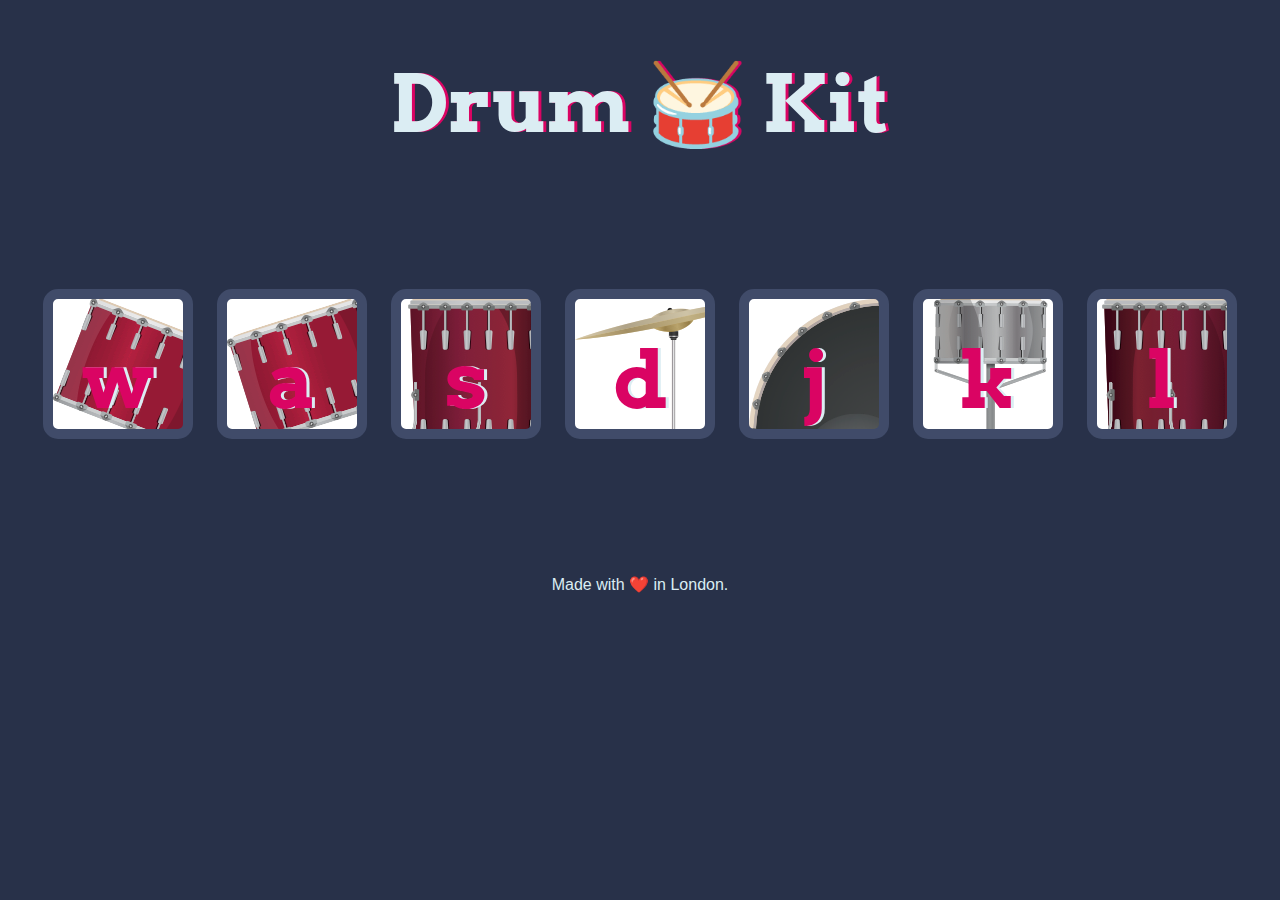
<file: Drum Kit Starting Files/index.html>
<!DOCTYPE html>
<html lang="en" dir="ltr">

<head>
  <meta charset="utf-8">
  <title>Drum Kit</title>
  <link rel="stylesheet" href="styles.css">
  <link href="https://fonts.googleapis.com/css?family=Arvo" rel="stylesheet">
</head>

<body>

  <h1 id="title">Drum 🥁 Kit</h1>
  <div class="set">
    <button class="w drum">w</button>
    <button class="a drum">a</button>
    <button class="s drum">s</button>
    <button class="d drum">d</button>
    <button class="j drum">j</button>
    <button class="k drum">k</button>
    <button class="l drum">l</button>
  </div>


  <footer>
    Made with ❤️ in London.
  </footer>

  <script src="./index.js" ></script>
</body>

</html>
</file>
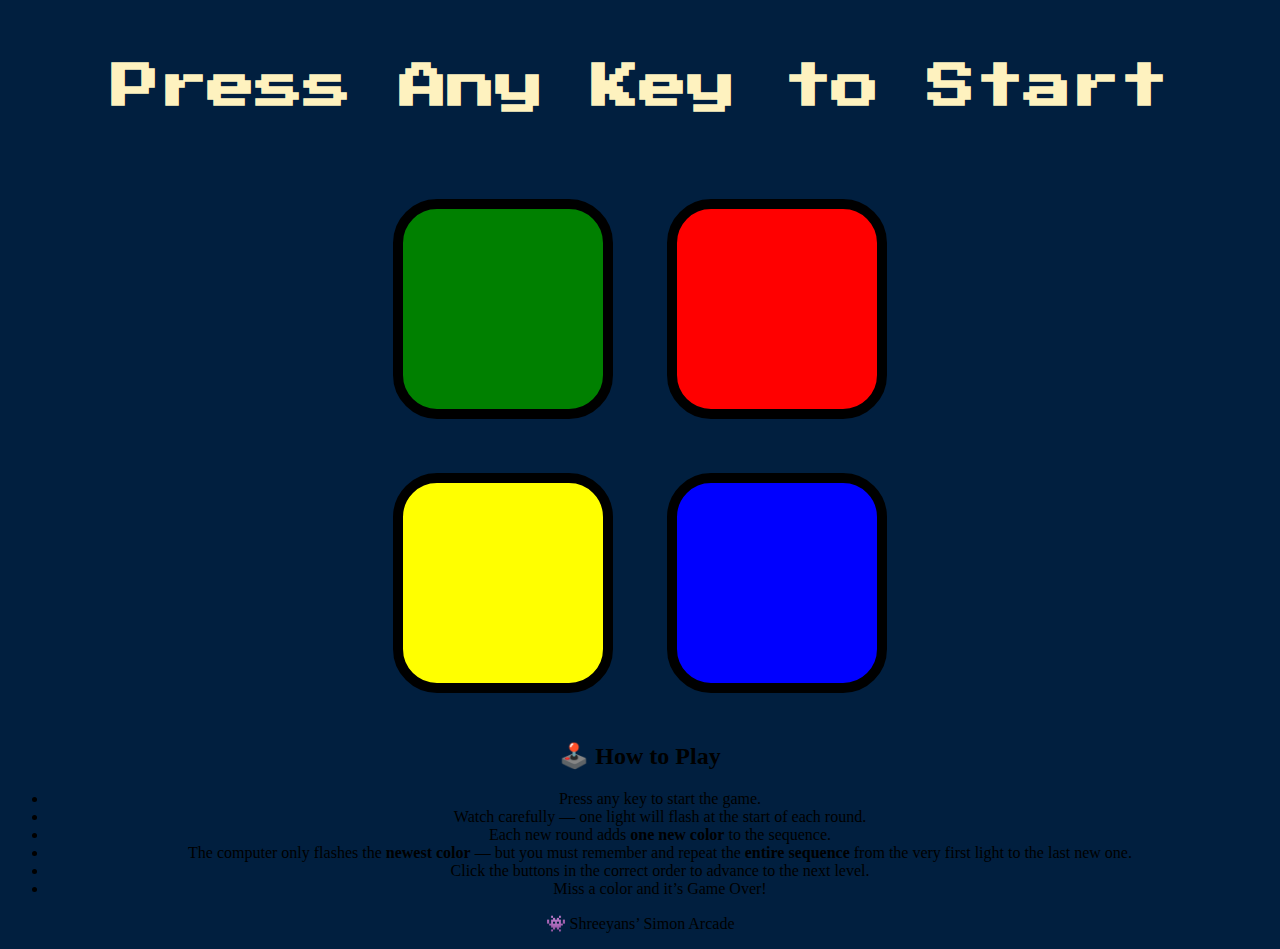
<file: Simon Game Challenge Starting Files/index.html>
<!DOCTYPE html>
<html lang="en">

<head>
  <meta charset="utf-8">
  <title>Simon Arcade</title>
  <link rel="stylesheet" href="styles.css">
  <link href="https://fonts.googleapis.com/css2?family=Press+Start+2P&display=swap" rel="stylesheet">
</head>

<body>

  <div class="arcade">
    <div class="arcade-header">
      <h1 id="level-title">Press Any Key to Start</h1>
    </div>

    <div class="container">
      <div class="row">
        <div type="button" id="green" class="btn green"></div>
        <div type="button" id="red" class="btn red"></div>
      </div>
      <div class="row">
        <div type="button" id="yellow" class="btn yellow"></div>
        <div type="button" id="blue" class="btn blue"></div>
      </div>
    </div>

    <div class="instructions">
      <h2>🕹️ How to Play</h2>
      <ul>
        <li>Press any key to start the game.</li>
        <li>Watch carefully — one light will flash at the start of each round.</li>
        <li>Each new round adds <strong>one new color</strong> to the sequence.</li>
        <li>The computer only flashes the <strong>newest color</strong> — but you must remember and repeat the <strong>entire sequence</strong> from the very first light to the last new one.</li>
        <li>Click the buttons in the correct order to advance to the next level.</li>
        <li>Miss a color and it’s <span class="game-over-text">Game Over</span>!</li>
      </ul>
    </div>

    <div class="arcade-footer">
      <p class="footer-text">👾 Shreeyans’ Simon Arcade</p>
    </div>
  </div>

  <script src="https://ajax.googleapis.com/ajax/libs/jquery/3.7.1/jquery.min.js"></script>
  <script src="./game.js" charset="utf-8"></script>
</body>

</html>
</file>
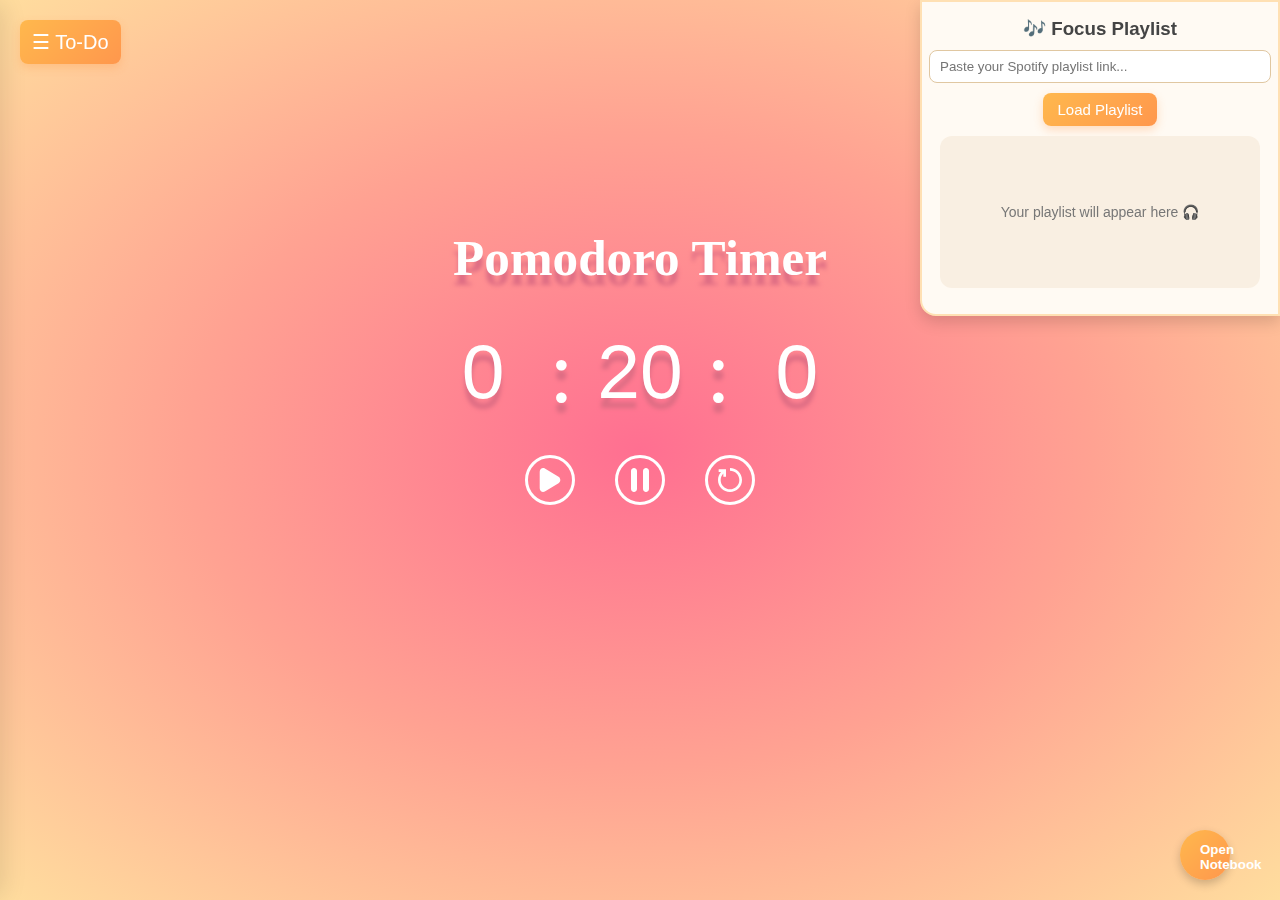
<file: todolist/index.html>
<!DOCTYPE html>
<html lang="en">
<head>
    <meta charset="UTF-8">
    <meta name="viewport" content="width=device-width, initial-scale=1.0">
    <title>Document</title>
    <link rel="stylesheet" href="./style.css">
    <link rel="preconnect" href="https://fonts.googleapis.com">
    <link rel="preconnect" href="https://fonts.gstatic.com" crossorigin>
    <link href="https://fonts.googleapis.com/css2?family=Funnel+Display:wght@300..800&family=Jersey+10&family=Oswald:wght@200..700&family=Poiret+One&display=swap" rel="stylesheet">
</head>
<body> 
    <div class="container">
        <div class="toolbar" style="display: flex; flex-direction: row;">
            
        </div>
        <!-- Toggle Button -->
        <button id="toggleTodo" class="toggle-btn">☰ To-Do</button>

        <!-- To-Do Sidebar -->
        <div class="todolist sidebar" id="todoSidebar">
            <div class="taskadder header">
                <input class="pangolin-regular input" type="text" id="inputbox" placeholder="Type a new task">
                <button onclick="addtask()" class="addbtn">
                    <svg height="30px" width="30px" viewBox="0 0 16 16" fill="none" xmlns="http://www.w3.org/2000/svg" stroke="#2e2e2e">
                        <path d="M10 1H6V6L1 6V10H6V15H10V10H15V6L10 6V1Z" fill="#4d4d4d"></path>
                    </svg>
                </button>
            </div>
            <div class="tasklist pangolin-regular" id="tasklist"></div>
        </div>


        <div class="pomodoro" style="text-align: center;">
            <div>
                <p class="timetitle">Pomodoro Timer</p>
            </div>
            <div class="timer">
                <div style="height: 10vw; display: flex; flex-direction: row; justify-content: center; align-items: center;">
                    <input type="text" class="hour time" placeholder="0">
                    <p style="font-size: 7vw">:</p>
                    <input type="text" class="minute time" placeholder="20">
                    <p style="font-size: 7vw">:</p>
                    <input type="text" class="second time" placeholder="0">
                </div>
                <div style="display: flex; flex-direction: row; justify-content: center; align-items: center;">
                    <button onclick="startTimer()" class="timerbtn"><svg viewBox="-0.5 0 7 7" version="1.1" xmlns="http://www.w3.org/2000/svg" xmlns:xlink="http://www.w3.org/1999/xlink" fill="#ffffff" stroke="#ffffff"><g id="SVGRepo_bgCarrier" stroke-width="0"></g><g id="SVGRepo_tracerCarrier" stroke-linecap="round" stroke-linejoin="round"></g><g id="SVGRepo_iconCarrier"> <title>play [#ffffff]</title> <desc>Created with Sketch.</desc> <defs> </defs> <g id="Page-1" stroke="none" stroke-width="1" fill="none" fill-rule="evenodd"> <g id="Dribbble-Light-Preview" transform="translate(-347.000000, -3766.000000)" fill="#ffffff"> <g id="icons" transform="translate(56.000000, 160.000000)"> <path d="M296.494737,3608.57322 L292.500752,3606.14219 C291.83208,3605.73542 291,3606.25002 291,3607.06891 L291,3611.93095 C291,3612.7509 291.83208,3613.26444 292.500752,3612.85767 L296.494737,3610.42771 C297.168421,3610.01774 297.168421,3608.98319 296.494737,3608.57322" id="play-[#ffffff]"> </path> </g> </g> </g> </g></svg></button>
                    <button onclick="pauseTimer()" class="timerbtn"><svg viewBox="-1 0 8 8" version="1.1" xmlns="http://www.w3.org/2000/svg" xmlns:xlink="http://www.w3.org/1999/xlink" fill="#ffffff" stroke="#ffffff"><g id="SVGRepo_bgCarrier" stroke-width="0"></g><g id="SVGRepo_tracerCarrier" stroke-linecap="round" stroke-linejoin="round"></g><g id="SVGRepo_iconCarrier"> <title>pause [#ffffff]</title> <desc>Created with Sketch.</desc> <defs> </defs> <g id="Page-1" stroke="none" stroke-width="1" fill="none" fill-rule="evenodd"> <g id="Dribbble-Light-Preview" transform="translate(-227.000000, -3765.000000)" fill="#ffffff"> <g id="icons" transform="translate(56.000000, 160.000000)"> <path d="M172,3605 C171.448,3605 171,3605.448 171,3606 L171,3612 C171,3612.552 171.448,3613 172,3613 C172.552,3613 173,3612.552 173,3612 L173,3606 C173,3605.448 172.552,3605 172,3605 M177,3606 L177,3612 C177,3612.552 176.552,3613 176,3613 C175.448,3613 175,3612.552 175,3612 L175,3606 C175,3605.448 175.448,3605 176,3605 C176.552,3605 177,3605.448 177,3606" id="pause-[#ffffff]"> </path> </g> </g> </g> </g></svg></button>
                    <button class="timerbtn"><svg fill="#ffffff" viewBox="0 0 1920 1920" xmlns="http://www.w3.org/2000/svg" stroke="#ffffff"><g id="SVGRepo_bgCarrier" stroke-width="0"></g><g id="SVGRepo_tracerCarrier" stroke-linecap="round" stroke-linejoin="round"></g><g id="SVGRepo_iconCarrier"> <path d="M960 0v213.333c411.627 0 746.667 334.934 746.667 746.667S1371.627 1706.667 960 1706.667 213.333 1371.733 213.333 960c0-197.013 78.4-382.507 213.334-520.747v254.08H640V106.667H53.333V320h191.04C88.64 494.08 0 720.96 0 960c0 529.28 430.613 960 960 960s960-430.72 960-960S1489.387 0 960 0" fill-rule="evenodd"></path> </g></svg></button>
                </div>
            </div>
            
        </div>

        <!-- Trigger Button -->
        <button id="go" class="open-notebook-btn">Open Notebook</button>

        <!-- Notebook Panel -->
        <div id="notebook" class="notebook">
        <div class="notebook-header">
            <span>📝 My Notes</span>
            <div class="toolbar">
            <button id="highlight-toggle" title="Toggle Highlighter">🖍️ Highlight</button>
            <button id="close-notebook" title="Close Notebook">✖</button>
            </div>
        </div>
        <div id="notebook-content" class="notebook-content" contenteditable="true">
            Start typing here...
        </div>
        </div>

        <!-- 🎵 Spotify Player Widget -->
        <div class="spotify-widget">
        <h3>🎶 Focus Playlist</h3>
        <input type="text" id="spotifyLink" placeholder="Paste your Spotify playlist link...">
        <button id="loadSpotify">Load Playlist</button>
        
        <div class="spotify-player" id="spotifyPlayerContainer">
            <p style="color:#777; font-size:14px;">Your playlist will appear here 🎧</p>
        </div>
        </div>


    </div>

    

    
    <script src="./index.js"></script>
</body>
</html>
</file>
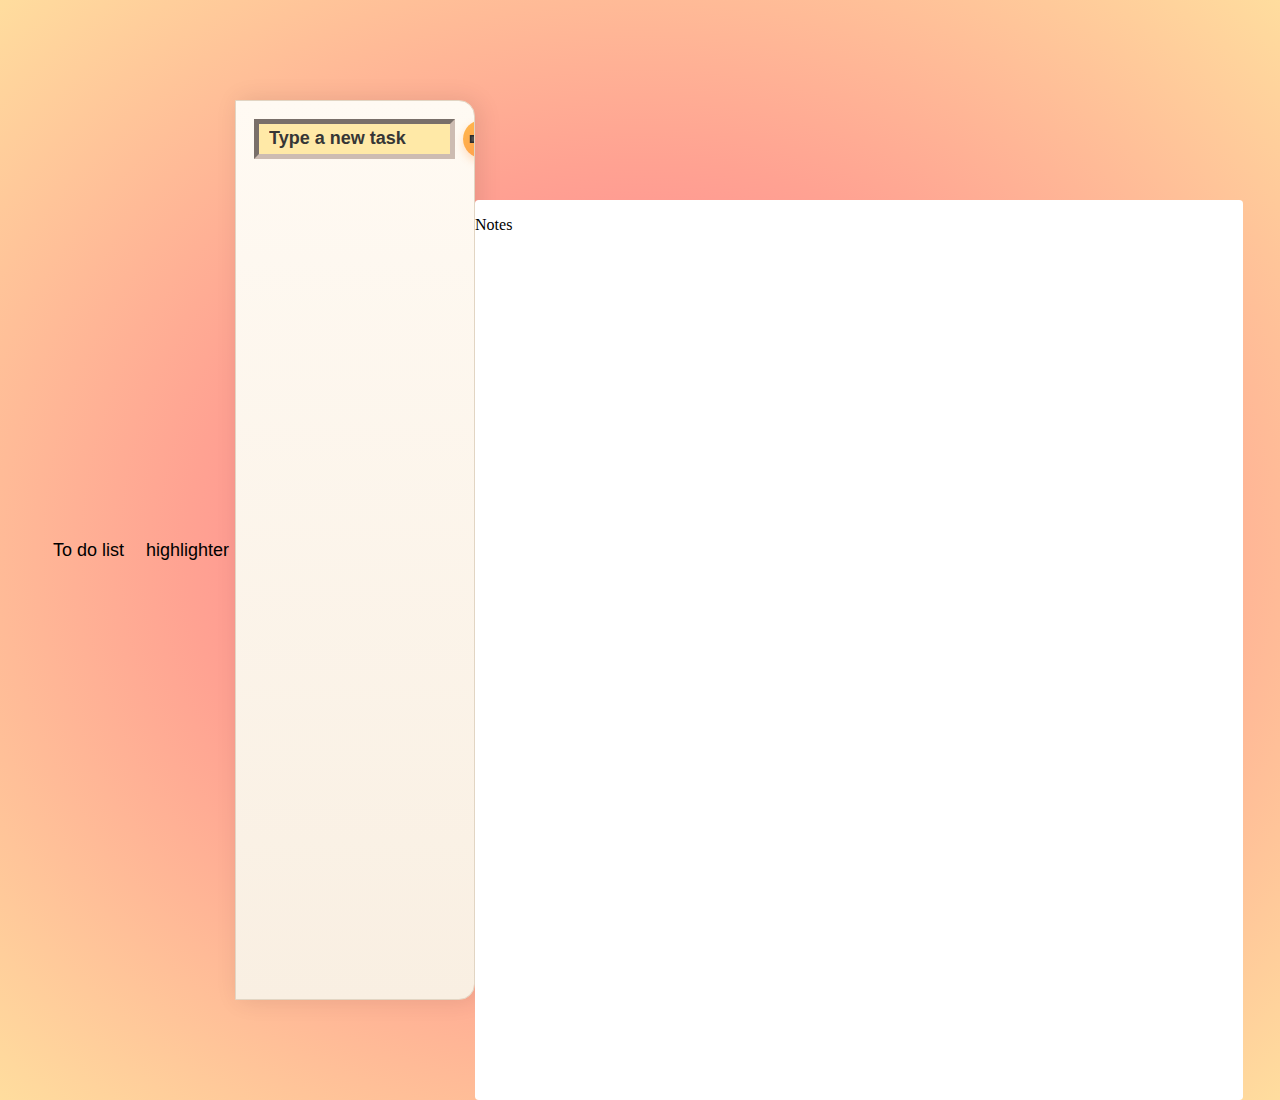
<file: todolist/notes.html>
<!DOCTYPE html>
<html lang="en">
<head>
    <meta charset="UTF-8">
    <meta name="viewport" content="width=device-width, initial-scale=1.0">
    <title>Document</title>
    <link rel="stylesheet" href="./style.css">
</head>
<body>
    <div style="display: flex; justify-content: center; align-items: center; width: 100vw;">
        <div class="toolbar" style="display: flex; flex-direction: row;">
            <button onclick="todolistbtn()" class="tool">To do list</button>
            <button class="tool">highlighter</button>
        </div>
        
        <div class="todolist draggable">
            <div class="taskadder header">
                <input class="pangolin-regular input" type="text" id="inputbox" placeholder="Type a new task">
                <button onclick="addtask()" class="addbtn">
                <svg height="30px" width="30px" viewBox="0 0 16 16" fill="none" xmlns="http://www.w3.org/2000/svg" stroke="#2e2e2e"><g id="SVGRepo_bgCarrier" stroke-width="0"></g><g id="SVGRepo_tracerCarrier" stroke-linecap="round" stroke-linejoin="round"></g><g id="SVGRepo_iconCarrier"> <path d="M10 1H6V6L1 6V10H6V15H10V10H15V6L10 6V1Z" fill="#4d4d4d"></path> </g></svg>                </button>
            </div>
            <div class="tasklist pangolin-regular">

            </div>
        </div> 
        
        <div class="page">
            <p>
                Notes
            </p>
        </div>
        
    </div>

    <script src="./index.js"></script>
</body>
</html>
</file>
<file: calculator/style.css>
html{
   background-color: rgba(255, 229, 158, 0.649); 
   height: auto;
}

body{
    margin: 0;
    display: flex;
    justify-content: center;
    align-items: center;
    height: 100vh;
}

.calculator{
    width: 40vw;
    background-color: #ff6b97;
    border-style: solid;
    border-color: #ffaeae #ff9999 rgb(229, 95, 178)   rgb(177, 99, 185);
    border-width: 20px;
    padding: 40px 40px 30px 40px;
    border-radius: 30px 30px 30px 30px;
}

#display{
    text-align: left;
    padding: 20px;
    margin: 0;
    height:10px;
    background-color: #471e2b00;
    border: none;
    color: rgb(201, 82, 151);
    font-size: xx-large;
    

}

.output{
    height: 200px;
    border-style: solid;
    border-color: rgb(214, 97, 160)   rgb(214, 97, 160) #ffe0c5 #ff9999;
    background-color: rgba(255, 229, 158, 0.649);
    border-width: 6px;
}

.keypad{
    background-color: #ff6b97;
    width: 100%;
    padding: 20px 0px 20px 0px;
}

.container{
    display: flex;
    width: 100%;
    justify-content: center;
}

.viewmode{
    display: flex;
    flex-direction: column;
}

.button{
    border-radius: 0.2cm;
    border-color: #ffe0c5 #ff9999 rgb(214, 97, 160)   rgb(214, 97, 160);
    border-width: 6px;
    border-style: solid;
    color: rgb(240, 100, 147);
    background-color: rgba(255, 229, 158, 0.649);
    text-align: center;
    font-family: 'Franklin Gothic Medium', 'Arial Narrow', Arial, sans-serif;
    font-size: x-large;
    font-weight: 1000;
    margin: 0px 0 0 0;
    display: inline-block;
    padding: 10px;
    width: 30%;
    min-width: 5px;
    cursor: pointer;
}

.button:hover{
    background-color: #ffd5a6;
}

@media(max-width: 400px){
    .calculator{
        width: 100vh;
        height: auto;
    }
}

@media(max-height: 655px) and (orientation:landscape){
    .calculator{
        width: 100vw;
        height: auto;
    }
    .viewmode{
        flex-direction:row;
    }
    .output{
        width: 100%;
        margin-right: 20px;
    }
    .keypad{
        width: 100%;
        margin-left: 20px;
        margin-top: 0;
        padding-top: 0;
    }
}
</file>
<file: Drum Kit Starting Files/styles.css>
body {
  text-align: center;
  background-color: #283149;
}

h1 {
  font-size: 5rem;
  color: #DBEDF3;
  font-family: "Arvo", cursive;
  text-shadow: 3px 0 #DA0463;

}

footer {
  color: #DBEDF3;
  font-family: sans-serif;
}

.w {
  background-image: url(./images/tom1.png);
}

.a {
  background-image: url(./images/tom2.png);
}

.s {
  background-image: url(./images/tom3.png);
}

.d {
  background-image: url(./images/crash.png);
}

.j {
  background-image: url(./images/kick.png);
}

.k {
  background-image: url(./images/snare.png);
}

.l {
  background-image: url(./images/tom4.png);
}

.set {
  margin: 10% auto;
}

.game-over {
  background-color: red;
  opacity: 0.8;
}

.pressed {
  box-shadow: 0 3px 4px 0 #DBEDF3;
  opacity: 0.5;
}

.red {
  color: red;
}

.drum {
  outline: none;
  border: 10px solid #404B69;
  font-size: 5rem;
  font-family: 'Arvo', cursive;
  line-height: 2;
  font-weight: 900;
  color: #DA0463;
  text-shadow: 3px 0 #DBEDF3;
  border-radius: 15px;
  display: inline-block;
  width: 150px;
  height: 150px;
  text-align: center;
  margin: 10px;
  background-color: white;
}
</file>
<file: Simon Game Challenge Starting Files/styles.css>
body {
  text-align: center;
  background-color: #011F3F;
}

#level-title {
  font-family: 'Press Start 2P', cursive;
  font-size: 3rem;
  margin:  5%;
  color: #FEF2BF;
}

.reloadText {
  font-family: 'Press Start 2P', cursive;
  font-size: 1rem;
  margin:  5%;
  color: #FEF2BF;
}

.container {
  display: block;
  width: 50%;
  margin: auto;

}

.btn {
  margin: 25px;
  display: inline-block;
  height: 200px;
  width: 200px;
  border: 10px solid black;
  border-radius: 20%;
}

.game-over {
  background-color: rgb(144, 37, 37);
  opacity: 0.8;
}

.red {
  background-color: red;
}

.green {
  background-color: green;
}

.blue {
  background-color: blue;
}

.yellow {
  background-color: yellow;
}

.pressed {
  box-shadow: 0 0 40px white;
  background-color: rgb(251, 245, 183);
}
</file>
<file: style.css>
/* RESET */
* {
  margin: 0;
  padding: 0;
  box-sizing: border-box;
}

/* GENERAL */
html, body {
  background-color: #637df3;
  background-image:
    radial-gradient(circle at 10% 20%, rgba(255, 255, 255, 0.8) 1px, transparent 1px),
    radial-gradient(circle at 70% 80%, rgba(255, 255, 255, 0.7) 1px, transparent 1px),
    radial-gradient(circle at 40% 50%, rgba(255, 255, 255, 0.9) 1px, transparent 1px),
    radial-gradient(circle at 30% 60%, rgba(255, 255, 255, 0.8) 1px, transparent 1px),
    radial-gradient(circle at 80% 40%, rgba(255, 255, 255, 0.9) 1px, transparent 1px);
  background-size: 500px 500px, 300px 300px, 700px 700px, 200px 200px;
  scroll-behavior: smooth;
  font-family: "Poppins", sans-serif;
  overflow-x: hidden;
}

.titleimg{
    width: 50%;
    object-fit: contain;
}

/* Floating colorful blobs */
.blob {
  position: absolute;
  border-radius: 50%;
  filter: blur(80px);
  opacity: 0.8;
  z-index: -1;
  animation: moveBlob 10s infinite alternate ease-in-out;
}

.blob1 {
  width: 300px;
  height: 300px;
  background: #ff7daa;
  top: 10%;
  left: 50%;
  animation-delay: 0s;
}

.blob2 {
  width: 400px;
  height: 400px;
  background: #ffd87d;
  top: 0%;
  right: 50%;
  animation-delay: 2s;
}

.blob3 {
  width: 250px;
  height: 250px;
  background: #ffd87d;
  top: 30%;
  right: 40%;
  animation-delay: 4s;
}

@keyframes moveBlob {
  0% { transform: translate(0, 0) scale(1); }
  50% { transform: translate(30px, -20px) scale(1.1); }
  100% { transform: translate(-20px, 20px) scale(0.9); }
}


/* NAVBAR */
.navbar {
  display: flex;
  justify-content: space-between;
  align-items: center;
  padding: 18px 60px;
  position: fixed;
  width: 100%;
  top: 0;
  background-color: rgba(255, 246, 223, 0.85);
  box-shadow: 0 4px 20px rgba(0,0,0,0.1);
  backdrop-filter: blur(15px);
  z-index: 100;
  transition: background-color 0.3s;
}

.navbar:hover {
  background-color: rgba(255, 246, 223, 0.95);
}

.logo {
  font-weight: 700;
  font-size: 1.5rem;
  color: #5271FF;
  letter-spacing: 1px;
  cursor: pointer;
}

.logo span {
  color: #FFBA04;
}

.navbar nav a {
  margin: 0 16px;
  text-decoration: none;
  color: #526ce0;
  font-weight: 500;
  transition: all 0.3s;
  position: relative;
}

.navbar nav a::after {
  content: "";
  position: absolute;
  left: 0;
  bottom: -3px;
  width: 0;
  height: 2px;
  background: #FF51A5;
  transition: width 0.3s;
}

.navbar nav a:hover::after {
  width: 100%;
}

/* HERO */
.hero {
  display: flex;
  align-items: center;
  justify-content: center;
  gap: 60px; /* ensures nice spacing */
  background-color: #FFF6DF;
  position: relative;
  z-index: 1;
  flex-wrap: wrap; /* for smaller screens */
  padding: 180px 80px 60px; /* reduced bottom padding */
  min-height: auto; /* remove forced height */
}

.hero-content {
  max-width: 500px;
  animation: fadeInUp 1s ease-in-out;
  text-align: left;
}


.hero-content h1 {
  font-size: 3rem;
  color: #5271FF;
  margin-bottom: 15px;
}

.hero-content span {
  color: #5271FF;
  text-decoration: none;
  text-decoration-color: #FF51A5;
}

.hero-content p {
  color: #30418e;
  margin-bottom: 25px;
  line-height: 1.6;
}

.btn {
  background: linear-gradient(45deg, #5271FF, #91a5ff);
  color: white;
  padding: 12px 28px;
  border-radius: 10px;
  text-decoration: none;
  font-weight: 500;
  transition: all 0.3s ease-in-out;
  box-shadow: 0 5px 15px rgba(82, 113, 255, 0.3);
}

.btn:hover {
  transform: translateY(-4px);
  box-shadow: 0 10px 20px rgba(82, 113, 255, 0.5);
}


/* SECTIONS */
section {
  padding: 60px 80px; /* instead of 100px 80px */
  text-align: center;
  position: relative;
  z-index: 2;
}

h2 {
  font-size: 2.2rem;
  color: #5271FF;
  margin-bottom: 30px;
  position: relative;
}

/* ABOUT */
.about {
  background: linear-gradient(180deg, #FFF6DF 0%, #fef3c7 100%);
  color: #30418e;
  position: relative;
  z-index: 1;
  padding: 60px 80px; /* reduce top padding to move it closer */
}

.about-container {
  display: flex;
  align-items: center;
  justify-content: center;
  gap: 60px;
  max-width: 1000px;
  margin: 0 auto;
  flex-wrap: wrap;
  background: rgba(255, 255, 255, 0.6);
  border-radius: 20px;
  padding: 50px;
  box-shadow: 0 10px 40px rgba(0,0,0,0.1);
  border: 2px solid transparent;
  background-clip: padding-box;
  position: relative;
}

.about-container::before {
  content: "";
  position: absolute;
  inset: 0;
  border-radius: 20px;
  padding: 2px;
  background: linear-gradient(135deg, #5271FF, #91a5ff, #5271FF);
  mask: linear-gradient(#fff 0 0) content-box, linear-gradient(#fff 0 0);
  -webkit-mask: linear-gradient(#fff 0 0) content-box, linear-gradient(#fff 0 0);
  -webkit-mask-composite: xor;
  mask-composite: exclude;
  z-index: -1;
}

.about-text {
  flex: 1;
  min-width: 280px;
  animation: fadeIn 1s ease-in;
}

.about-text h2 {
  font-size: 2.4rem;
  color: #5271FF;
  margin-bottom: 20px;
  position: relative;
}

.about-text p {
  line-height: 1.7;
  font-size: 1.1rem;
  color: #30418e;
  margin-bottom: 25px;
}

.about-text span {
  color: #FF51A5;
  font-weight: 600;
}

.about-btn {
  background: linear-gradient(45deg, #5271FF, #91a5ff);
  color: white;
  border: none;
  transition: transform 0.3s ease, box-shadow 0.3s ease;
}

.about-btn:hover {
  transform: translateY(-4px);
  box-shadow: 0 10px 20px rgba(82, 113, 255, 0.4);
}

.about-image {
  flex: 1;
  display: flex;
  justify-content: center;
  animation: fadeInUp 1.2s ease;
}

.about-image img {
  width: 280px;
  border-radius: 50%;
  border: 6px solid #7a91f7;
  box-shadow: 0 12px 30px rgba(0,0,0,0.2);
  transition: transform 0.4s ease-in-out;
}

.about-image img:hover {
  transform: scale(1.05) rotate(3deg);
}

@media (max-width: 800px) {
  .about-container {
    flex-direction: column;
    text-align: center;
    padding: 40px;
  }
    .hero {
    padding: 100px 40px 40px; /* adjust for smaller screens */
  }

    section {
    padding: 50px 40px;
  }

  .about-text h2::after {
    margin: 0 auto;
    left: 50%;
    transform: translateX(-50%);
  }

  .about-image img {
    width: 200px;
  }
}


/* PROJECTS */
.projects {
  color: white;
  padding: 100px 80px;
  min-height: 100vh;
  display: flex;
  flex-direction: column;
  justify-content: center;
  align-items: center;
  background: linear-gradient(135deg, #5272ff00, #5272ff00);
  position: relative;
  overflow: hidden;
}

/* Decorative gradient blur orbs */
.projects::before,
.projects::after {
  content: "";
  position: absolute;
  border-radius: 50%;
  background: rgba(255, 246, 223, 0);
  filter: blur(100px);
  z-index: 0;
}
.projects::before {
  width: 400px;
  height: 400px;
  top: -120px;
  left: -100px;
}
.projects::after {
  width: 500px;
  height: 500px;
  bottom: -150px;
  right: -120px;
}

.projects h2 {
  color: #fff;
  font-size: 2.6rem;
  margin-bottom: 15px;
  letter-spacing: 1px;
  text-shadow: 0 3px 10px rgba(0, 0, 0, 0.25);
  position: relative;
  z-index: 1;
}

.projects .subtitle {
  color: #fff6df;
  font-weight: 300;
  margin-bottom: 50px;
  font-size: 1.1rem;
  text-align: center;
  opacity: 0.9;
}

/* Grid */
.project-grid {
  display: grid;
  grid-template-columns: repeat(auto-fit, minmax(320px, 1fr));
  gap: 40px;
  width: 100%;
  max-width: 1100px;
  position: relative;
  z-index: 1;
}

/* Project Card */
.project-card {
  background-color: #FFF6DF;
  color: #5271FF;
  border-radius: 20px;
  padding: 35px 30px 40px;
  min-height: 400px; /* taller cards */
  display: flex;
  flex-direction: column;
  justify-content: space-between;
  align-items: center;
  box-shadow: 0 10px 25px rgba(0,0,0,0.25);
  text-align: center;
  transition: transform 0.4s ease, box-shadow 0.4s ease, background 0.4s ease;
  animation: fadeUp 0.8s ease forwards;
  opacity: 0;
  position: relative;
}

/* Small project icon/image */
.project-card img {
  width: 100px;
  height: 100px;
  object-fit: contain;
  margin-bottom: 20px;
  border-radius: 12px;
  background: rgb(255, 255, 255);
  padding: 10px;
}

/* Animate cards appearing */
@keyframes fadeUp {
  from { transform: translateY(30px); opacity: 0; }
  to { transform: translateY(0); opacity: 1; }
}

.project-card:nth-child(1) { animation-delay: 0.2s; }
.project-card:nth-child(2) { animation-delay: 0.4s; }
.project-card:nth-child(3) { animation-delay: 0.6s; }

.project-card h3 {
  font-size: 1.5rem;
  margin-bottom: 12px;
}

.project-card p {
  font-size: 1rem;
  color: #30418e;
  margin-bottom: 25px;
  line-height: 1.5;
}

/* Hover effect */
.project-card:hover {
  transform: translateY(-12px) scale(1.03);
  box-shadow: 0 15px 40px rgba(0, 0, 0, 0.35);
  background: linear-gradient(135deg, #3554bb33, #243b7d2c);
  color: white;
}
.project-card:hover p { color: #fff; }

/* Button */
.project-btn {
  text-decoration: none;
  background: linear-gradient(45deg, #5271FF, #91a5ff);
  color: white;
  padding: 10px 20px;
  border-radius: 10px;
  font-weight: 500;
  transition: all 0.3s ease;
}
.project-btn:hover {
  transform: translateY(-3px);
  box-shadow: 0 6px 20px rgba(82, 113, 255, 0.5);
  background: linear-gradient(45deg, #5271FF, #91a5ff);
}

/* Responsive */
@media (max-width: 768px) {
  .projects {
    padding: 100px 40px;
  }
  .project-card {
    min-height: 360px;
  }
  .projects h2 {
    font-size: 2.2rem;
  }
}


/* DESIGN PROJECTS */
.design-projects {
  color: white;
  padding: 100px 80px;
  min-height: 100vh;
  text-align: center;
  background: linear-gradient(135deg, #5272ff00, #5272ff00);
  position: relative;
  overflow: hidden;
}

.design-projects::before,
.design-projects::after {
  content: "";
  position: absolute;
  border-radius: 50%;
  background: rgba(255, 246, 223, 0.07);
  filter: blur(120px);
  z-index: 0;
}

.design-projects::before {
  width: 450px;
  height: 450px;
  top: -100px;
  left: -120px;
}

.design-projects::after {
  width: 550px;
  height: 550px;
  bottom: -150px;
  right: -150px;
}

.design-projects h2 {
  color: #fff;
  font-size: 2.6rem;
  margin-bottom: 15px;
  letter-spacing: 1px;
  text-shadow: 0 3px 10px rgba(0, 0, 0, 0.25);
  position: relative;
  z-index: 1;
}

.design-subtitle {
  color: #fff6df;
  font-weight: 300;
  margin-bottom: 60px;
  font-size: 1.1rem;
  opacity: 0.9;
}

/* Grid layout */
.design-grid {
  display: grid;
  grid-template-columns: repeat(auto-fit, minmax(350px, 1fr));
  gap: 45px;
  width: 100%;
  max-width: 1200px;
  margin: 0 auto;
  position: relative;
  z-index: 1;
}

/* Design Card */
.design-card {
  position: relative;
  overflow: hidden;
  border-radius: 20px;
  box-shadow: 0 10px 25px rgba(0, 0, 0, 0.25);
  transition: transform 0.4s ease, box-shadow 0.4s ease;
  cursor: pointer;
}

.design-card img {
  width: 100%;
  height: 100%;
  object-fit: cover;
  display: block;
  transition: transform 0.5s ease, filter 0.5s ease;
}

/* Overlay effect */
.design-overlay {
  position: absolute;
  bottom: 0;
  left: 0;
  width: 100%;
  height: 100%;
  background: linear-gradient(to top, rgba(0, 0, 0, 0.65), rgba(0, 0, 0, 0.1));
  color: white;
  opacity: 0;
  transition: opacity 0.4s ease, transform 0.4s ease;
  display: flex;
  flex-direction: column;
  justify-content: flex-end;
  padding: 30px;
  text-align: left;
}

.design-overlay h3 {
  font-size: 1.6rem;
  margin-bottom: 10px;
}

.design-overlay p {
  font-size: 1rem;
  opacity: 0.9;
  line-height: 1.4;
}

/* Hover animations */
.design-card:hover {
  transform: translateY(-8px) scale(1.02);
  box-shadow: 0 18px 40px rgba(0, 0, 0, 0.4);
}

.design-card:hover img {
  transform: scale(1.1);
  filter: brightness(0.8);
}

.design-card:hover .design-overlay {
  opacity: 1;
  transform: translateY(0);
}

/* Responsive tweaks */
@media (max-width: 768px) {
  .design-projects {
    padding: 80px 40px;
  }
  .design-grid {
    gap: 30px;
  }
  .design-overlay h3 {
    font-size: 1.3rem;
  }
}


/*skill*/

.skills {
  background: linear-gradient(135deg, #FFF6DF, #FFF6DF);
  height: 100vh;
  display: flex;
  align-items: center;
  justify-content: center;
  position: relative;
  overflow: hidden;
  color: #30418e;
}

.skills-content {
  display: flex;
  align-items: center;
  justify-content: space-between;
  width: 85%;
  max-width: 1200px;
  gap: 60px;
  position: relative;
  z-index: 2;
}

.skills-text {
  flex: 1;
  animation: fadeIn 1s ease-in;
}

.skills h2 {
  font-size: 2.8rem;
  margin-bottom: 20px;
  color: #30418e;
  text-align: left;
}

.skills-intro {
  font-size: 1.1rem;
  line-height: 1.7;
  margin-bottom: 40px;
  color: #30418e;
  max-width: 550px;
  text-align: left;
}

.skill {
  margin-bottom: 20px;
  text-align: left;
}

.skill span {
  font-weight: 600;
  display: inline-block;
  margin-bottom: 6px;
}

.skill-bar {
  background: #d7d9fc;
  border-radius: 10px;
  overflow: hidden;
  height: 10px;
  position: relative;
}

.skill-level {
  background: linear-gradient(90deg, #5271FF, #91a5ff);
  height: 100%;
  width: 0;
  border-radius: 10px;
  transition: width 1.5s ease-in-out;
}

.skills-image {
  flex: 0.9;
  display: flex;
  justify-content: center;
}

.skills-image img {
  width: 500px;
  filter: drop-shadow(0 10px 20px #FFF4CC);
  animation: float 4s ease-in-out infinite;
}

@keyframes float {
  0% { transform: translateY(0px); }
  50% { transform: translateY(-15px); }
  100% { transform: translateY(0px); }
}

/* Fade-in animation */
@keyframes fadeIn {
  from { opacity: 0; transform: translateY(20px); }
  to { opacity: 1; transform: translateY(0); }
}

/* Responsive */
@media (max-width: 900px) {
  .skills-content {
    flex-direction: column-reverse;
    text-align: center;
  }

  .skills h2 {
    text-align: center;
  }

  .skills-image img {
    width: 220px;
    margin-bottom: 30px;
  }

  .skills-intro {
    margin: 0 auto 30px;
    text-align: center;
  }
}




/* VOLUNTEERING */
.volunteering {
  background: linear-gradient(180deg, #fff6df00 0%, #fff6df00 100%);
  color: white;
  padding: 120px 80px;
  text-align: center;
  position: relative;
  z-index: 2;
  min-height: 100vh;
  overflow: hidden;
}

/* subtle floating particles for immersion */
.volunteering::before {
  content: "";
  position: absolute;
  top: -50%;
  left: -50%;
  width: 200%;
  height: 200%;
  background: radial-gradient(circle, rgba(255,255,255,0.05) 0%, transparent 70%);
  animation: drift 30s linear infinite;
  z-index: 0;
  opacity: 0.4;
}

@keyframes drift {
  0% { transform: translate(0,0) rotate(0deg); }
  100% { transform: translate(50px,50px) rotate(360deg); }
}

.volunteering h2 {
  font-size: 2.8rem;
  margin-bottom: 40px;
  color: #FFFF;
  position: relative;
  z-index: 2;
  text-transform: uppercase;
  letter-spacing: 2px;
}

.volunteering h2::after {
  content: "";
  width: 80px;
  height: 4px;
  display: block;
  margin: 12px auto;
  border-radius: 2px;
}

.volunteer-grid {
  display: grid;
  grid-template-columns: repeat(auto-fit, minmax(280px, 1fr));
  gap: 40px;
  margin-top: 40px;
  z-index: 2;
  position: relative;
}

.volunteer-card {
  background:#FFFFFF;
  color: #30418e;
  border-radius: 20px;
  padding: 30px;
  box-shadow: 0 8px 25px rgba(0,0,0,0.15);
  transition: all 0.4s ease;
  text-align: center;
  position: relative;
  overflow: hidden;
}

.volunteer-card::before {
  content: "";
  position: absolute;
  top: -100%;
  left: 0;
  width: 100%;
  height: 100%;
  background: linear-gradient(120deg, #ffabd5, #ff8ec6);
  transition: top 0.5s ease;
  z-index: 0;
}

.volunteer-card:hover::before {
  top: 0;
}

.volunteer-card h3 {
  font-size: 1.6rem;
  margin-bottom: 15px;
  position: relative;
  z-index: 2;
}

.volunteer-card p {
  font-size: 1rem;
  line-height: 1.6;
  margin-bottom: 25px;
  position: relative;
  z-index: 2;
}

.volunteer-btn {
  text-decoration: none;
  background: linear-gradient(45deg, #5271FF, #91a5ff);
  color: white;
  padding: 10px 20px;
  border-radius: 10px;
  font-weight: 500;
  transition: all 0.3s ease;
  position: relative;
  z-index: 2;
}

.volunteer-card:hover {
  transform: translateY(-10px) scale(1.02);
  box-shadow: 0 15px 30px rgba(0,0,0,0.3);
  color: rgb(143, 26, 83);
}

.volunteer-btn:hover {
  transform: translateY(-3px);
  box-shadow: 0 6px 15px rgba(194, 45, 119, 0.4);
  background: linear-gradient(45deg, #ff5fa7, #ff5fa7);
}

/* floating animation for cards */
@keyframes floatCard {
  0%, 100% { transform: translateY(0px); }
  50% { transform: translateY(-8px); }
}

.volunteer-card:nth-child(odd) {
  animation: floatCard 6s ease-in-out infinite;
}

.volunteer-card:nth-child(even) {
  animation: floatCard 7s ease-in-out infinite reverse;
}

/* Responsive */
@media (max-width: 900px) {
  .volunteering {
    padding: 80px 40px;
  }

  .volunteering h2 {
    font-size: 2.2rem;
  }

  .volunteer-grid {
    gap: 25px;
  }
}


/* Responsive */
@media (max-width: 900px) {
  .volunteering {
    padding: 80px 40px;
  }

  .volunteer-card {
    padding: 20px;
  }
  .blob{
    opacity: 0;
  }
}


/* CONTACT */
.contact {
  background: linear-gradient(180deg, #5272ff00 0%, #30418e 100%);
  color: white;
}

.contact h2{
  color: white;
}

.contact p {
  max-width: 500px;
  margin: 0 auto 20px;
  line-height: 1.6;
}

.socials a {
  margin: 0 10px;
  color: #FFBA04;
  font-size: 1.5rem;
  transition: all 0.3s;
}

.socials a:hover {
  color: #fff6df;
  transform: translateY(-3px);
}

/* FOOTER */
footer {
  text-align: center;
  padding: 25px;
  background-color: #30418e;
  color: #fff6df;
  font-size: 0.9rem;
  letter-spacing: 0.5px;
}

/* ANIMATIONS */
@keyframes fadeIn {
  0% { opacity: 0; transform: translateY(20px); }
  100% { opacity: 1; transform: translateY(0); }
}

@keyframes fadeInUp {
  0% { opacity: 0; transform: translateY(40px); }
  100% { opacity: 1; transform: translateY(0); }
}

@keyframes float {
  0% { transform: translateY(0); }
  50% { transform: translateY(-15px); }
  100% { transform: translateY(0); }
}

/* RESPONSIVE */
@media (max-width: 900px) {
  .hero {
    flex-direction: column;
    text-align: center;
    padding: 140px 40px 60px;
  }

  .hero-img img {
    width: 250px;
    margin-top: 30px;
  }

  .titleimg{
    width: 100%;
  }

  section {
    padding: 60px 80px; /* instead of 100px 80px */
  }
}

@media (max-width: 600px) {
  .navbar {
    flex-direction: column;
    gap: 10px;
  }

  .navbar nav a {
    margin: 6px 10px;
  }

  .btn {
    padding: 10px 18px;
  }

  h2 {
    font-size: 1.8rem;
  }

  .hero-content h1 {
    font-size: 2.2rem;
  }
}
</file>
<file: todolist/style.css>
body {
    /**background-color: rgb(252, 242, 224);**/
    background-image: radial-gradient(#ff6f91,rgb(255, 162, 146), rgb(255, 221, 158));
    margin: 0; /* Reset default browser margins */
    padding: 0;
    height: 100%; /* Important for vh units to work correctly on body */
    overflow-x: hidden; /* Optional: If you *really* don't want scrolling */
    overflow-x: hidden;
}

.pangolin-regular {
  font-family: "Pangolin", cursive;
  font-weight: 400;
  font-style: normal;
}

#go{
    position: absolute;
    bottom: 0;
    margin: 20px;
    border-radius: 5cm;
    height: 50px;
    width: 50px;
}


#inputbox{
    background-color: #ffe9a7;
    border-radius: 0cm;
    border-style:inset;
    border-width: 5px 5px 5px 5px;
    border-color: rgb(205, 188, 178);
    padding: 0 0px 0 10px;
    height: 30px;
    color: rgb(54, 54, 54);
    display: inline;
}
#inputbox:focus{
    border-radius: 0cm;
    border-style:inset;
    border-width: 5px 5px 5px 5px;
    border-color: rgb(205, 188, 178);
    outline: none;
}
#inputbox::placeholder{
    color: rgb(54, 54, 54);
    font-weight: 700;
    font-size: large;
}

.container{
    display: flex;
    align-items: center;
    height: 100vh;
    width: 100%;
    display: flex;
    justify-content: center; /* center horizontally */
    align-items: center; 
}

/* === SIDEBAR STYLING === */
.sidebar {
    position: fixed;
    top: 0;
    left: 0;
    height: 100vh;
    width: 240px;
    transform: translateX(-100%); /* instead of -105%, perfectly hides it */
    transition: transform 0.35s ease-in-out;
    z-index: 999;
}

/* When visible */
.sidebar.open {
    transform: translateX(0);
}

/* Toggle Button */
.toggle-btn {
    position: fixed;
    top: 20px;
    left: 20px;
    background: linear-gradient(135deg, #ffb84d, #ff974d);
    color: #fff;
    border: none;
    padding: 10px 12px;
    border-radius: 8px;
    font-size: 20px;
    cursor: pointer;
    z-index: 1000;
    transition: all 0.2s ease;
    box-shadow: 0 4px 8px rgba(255, 151, 77, 0.3);
    font-family: "Pangolin", sans-serif;
}

.toggle-btn:hover {
    transform: scale(1.05);
    box-shadow: 0 6px 12px rgba(255, 151, 77, 0.4);
}

/* Sidebar container */
/* Sidebar container */
.todolist {
    background: linear-gradient(180deg, #fffaf3 0%, #f9efe2 100%);
    box-shadow: 4px 0 24px rgba(0, 0, 0, 0.1);
    border: 1.5px solid #e2d5c3;
    padding: 18px;
    box-sizing: border-box;
    width: 240px;              /* FIXED width same as sidebar */
    height: 100vh;             /* Match sidebar height */
    overflow-y: auto;
    border-radius: 0 1rem 1rem 0;
}


/* Header styling */
.header {
    display: flex;
    align-items: center;
    justify-content: space-between;
    gap: 8px;
    margin-bottom: 16px;
}

.input {
    flex: 1;
    padding: 8px 12px;
    border-radius: 8px;
    border: 1.5px solid #c9b8a7;
    font-size: 14px;
    color: #333;
    outline: none;
    background: #ffffff;
    transition: all 0.2s ease;
    font-family: "Pangolin", sans-serif;
}

.input:focus {
    border-color: #ffb84d;
    box-shadow: 0 0 0 3px rgba(255, 184, 77, 0.3);
}

.addbtn {
    flex-shrink: 0;
    height: 38px;
    width: 38px;
    border-radius: 50%;
    background: linear-gradient(135deg, #ffb84d, #ff974d);
    border: none;
    display: flex;
    align-items: center;
    justify-content: center;
    cursor: pointer;
    transition: all 0.2s ease;
    box-shadow: 0 4px 8px rgba(255, 151, 77, 0.3);
}

.addbtn:hover {
    transform: scale(1.1);
    box-shadow: 0 5px 12px rgba(255, 151, 77, 0.4);
}

/* Task list */
.tasklist {
    display: flex;
    flex-direction: column;
    gap: 8px;
    overflow-y: auto;
    max-height: calc(100vh - 120px);
}

/* Task items */
.taskitem {
    display: flex;
    justify-content: space-between;
    align-items: center;
    background: #fff;
    border: 1.5px solid #e4d3c2;
    border-radius: 8px;
    padding: 6px 10px;
    color: #3a3a3a;
    font-size: 14px;
    font-family: "Pangolin", sans-serif;
    transition: background 0.2s ease, transform 0.1s ease;
}

.taskitem:hover {
    background: #fff6ea;
    transform: translateY(-1px);
}

/* Check circle */
.checkBox {
    width: 18px;
    height: 18px;
    background-color: #ccc;
    border: none;
    border-radius: 50%;
    cursor: pointer;
    transition: all 0.2s ease;
}

.checkBox:hover {
    background-color: #b1b1b1;
}

.checked {
    background-color: #9bb72d;
    box-shadow: 0 0 0 3px rgba(155, 183, 45, 0.2);
}



span{
    width: auto;
    height: auto;
    cursor: pointer;
    color:#282828;
}
span:hover{
    color: #656565;
}


.pomodoro{
    position: absolute;
    top: 25%;
    border-radius: 0.55cm;
    border-style: solid;
    border-width: 3px;
    border-color: #ffffff00;
    color: #ffffff;
    width: fit-content;
    z-index: 0;
    text-shadow: 0px 10px 4px rgb(222, 109, 132);
}

.timetitle{
    font-size: 4vw;         /* Scales with screen width */
    font-weight: bold;
    white-space: nowrap;
    width: auto;
    height: auto;
    margin: 0;
}

.time{
    text-align: center;
    width: 10vw;
    background-color: rgba(255, 255, 255, 0);
    border: none;
    color: white;
    font-size: 6vw;
    text-shadow: 0px 10px 4px rgb(222, 109, 132);
}
.time:focus{
    border-style: solid;
    border-width: 0 0 2px 0;
    outline: none;
}

.time::placeholder{
    border: none;
    color: white;
}

.timerbtn{
    background-color: rgba(255, 141, 141, 0);
    border: solid;
    border-color: #ffffff;
    padding: 10px;
    margin: 20px;
    height: 50px;
    width: 50px;
    border-radius: 5cm;
    cursor: pointer;
}

.timerbtn:hover{
    background: rgb(255, 172, 172);
}

.timerbtn:active{
    background: rgb(255, 128, 86);
}

.timer{
    background-color: rgba(252, 242, 224, 0);
    border-radius: 0 0 0.5cm 0.5cm;
    padding: 20px;
}

.page{
    background-color: rgb(255, 255, 255);
    width: 60vw;
    min-height: 100vh;
    margin: 200px 0 0 0;
    border-radius: 0.1cm;
}


/* --- Trigger Button --- */
.open-notebook-btn {
  position: fixed;
  bottom: 20px;
  right: 30px;
  padding: 12px 20px;
  background: linear-gradient(135deg, #ffb84d, #ff974d);
  border: none;
  border-radius: 8px;
  color: white;
  font-weight: 600;
  cursor: pointer;
  box-shadow: 0 4px 10px rgba(0,0,0,0.2);
  transition: transform 0.2s ease, box-shadow 0.2s ease;
  z-index: 10;
}

.open-notebook-btn:hover {
  transform: translateY(-2px);
  box-shadow: 0 6px 14px rgba(0,0,0,0.25);
}

/* --- Notebook Panel --- */
.notebook {
  position: fixed;
  bottom: -100%;
  left: 0;
  width: 100%;
  height: 70%;
  background: repeating-linear-gradient(
    white,
    white 28px,
    #dcdcdc 29px
  );
  border-top: 3px solid #ffb84d;
  border-radius: 16px 16px 0 0;
  box-shadow: 0 -6px 30px rgba(0, 0, 0, 0.2);
  transition: bottom 0.6s ease;
  display: flex;
  flex-direction: column;
  z-index: 20;
  font-family: "Pangolin", sans-serif;
}

.notebook.open {
  bottom: 0;
}

/* --- Header --- */
.notebook-header {
  display: flex;
  justify-content: space-between;
  align-items: center;
  background: #fff4e6;
  border-bottom: 2px solid #ffd18a;
  padding: 10px 20px;
  font-weight: 600;
  color: #444;
  border-radius: 16px 16px 0 0;
}

.toolbar button {
  background: none;
  border: none;
  font-size: 18px;
  cursor: pointer;
  margin-left: 10px;
  transition: transform 0.2s;
}

.toolbar button:hover {
  transform: scale(1.2);
}

/* --- Content --- */
.notebook-content {
  flex: 1;
  padding: 20px 30px;
  font-size: 17px;
  color: #333;
  outline: none;
  overflow-y: auto;
  line-height: 30px;
  white-space: pre-wrap;
}

.notebook-content::-webkit-scrollbar {
  width: 8px;
}

.notebook-content::-webkit-scrollbar-thumb {
  background-color: #e0c7a1;
  border-radius: 5px;
}

/* Highlighted Text */
.highlighted {
  background-color: #ffeb80;
  border-radius: 3px;
  padding: 0 2px;
}


/* 🎵 Spotify Widget Styling */
.spotify-widget {
  position: fixed;
  right: 0px;
  top: 0px;
  background: #fffaf3;
  border: 2px solid #ffe0b3;
  border-radius: 0px 0 0px 16px;
  padding: 16px 18px;
  width: 320px;
  height: 280px;
  box-shadow: 0 6px 16px rgba(0,0,0,0.15);
  z-index: 200;
  font-family: "Pangolin", sans-serif;
  display: flex;
  flex-direction: column;
  align-items: center;
  gap: 10px;
}

.spotify-widget h3 {
  margin: 0;
  color: #444;
  font-weight: 600;
}

#spotifyLink {
  width: 100%;
  padding: 8px 10px;
  border: 1.5px solid #e0c7a1;
  border-radius: 8px;
  outline: none;
  font-family: inherit;
}

#spotifyLink:focus {
  border-color: #ffb84d;
  box-shadow: 0 0 0 3px rgba(255, 184, 77, 0.3);
}

#loadSpotify {
  background: linear-gradient(135deg, #ffb84d, #ff974d);
  color: white;
  border: none;
  border-radius: 8px;
  padding: 8px 14px;
  font-size: 15px;
  cursor: pointer;
  box-shadow: 0 4px 10px rgba(255, 151, 77, 0.3);
  transition: all 0.2s ease;
}

#loadSpotify:hover {
  transform: scale(1.05);
  box-shadow: 0 6px 14px rgba(255, 151, 77, 0.4);
}

.spotify-player {
  width: 100%;
  height: 152px;
  border-radius: 12px;
  overflow: hidden;
  background: #f9efe2;
  display: flex;
  align-items: center;
  justify-content: center;
}
</file>
